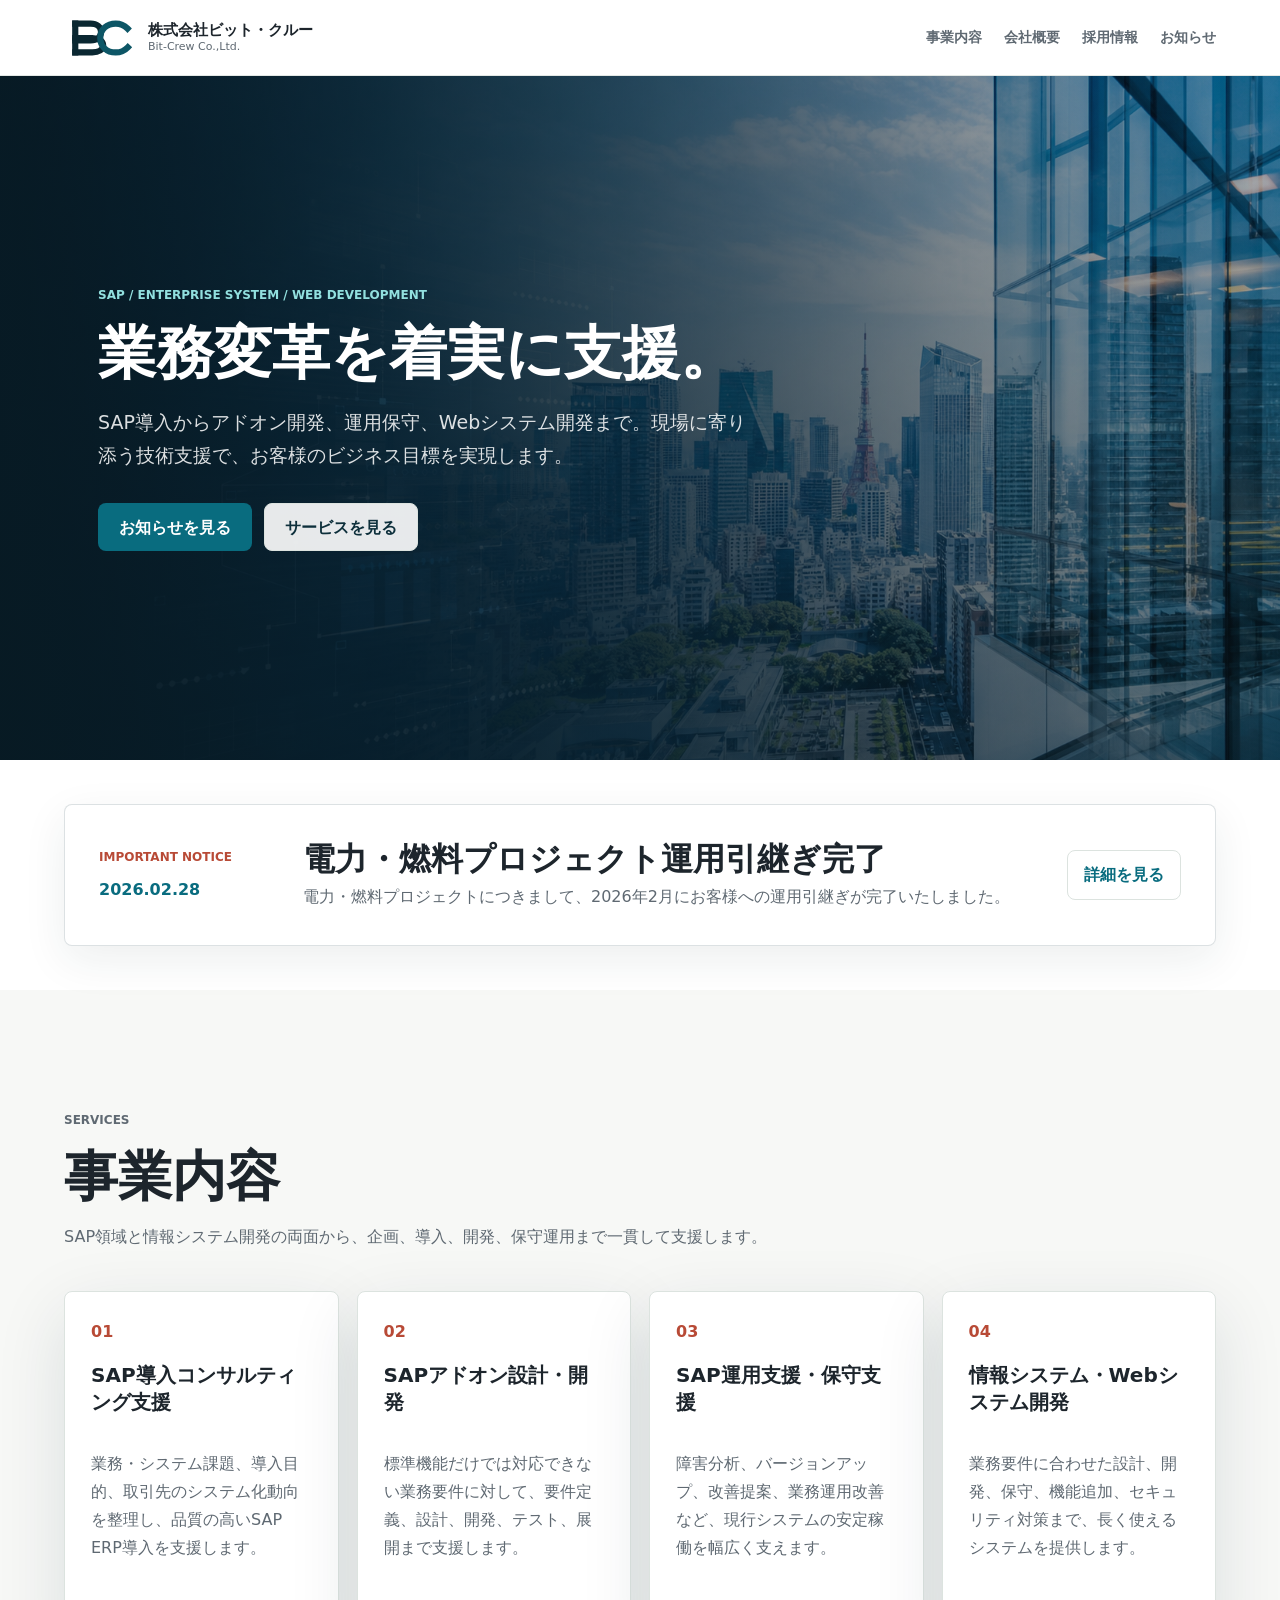
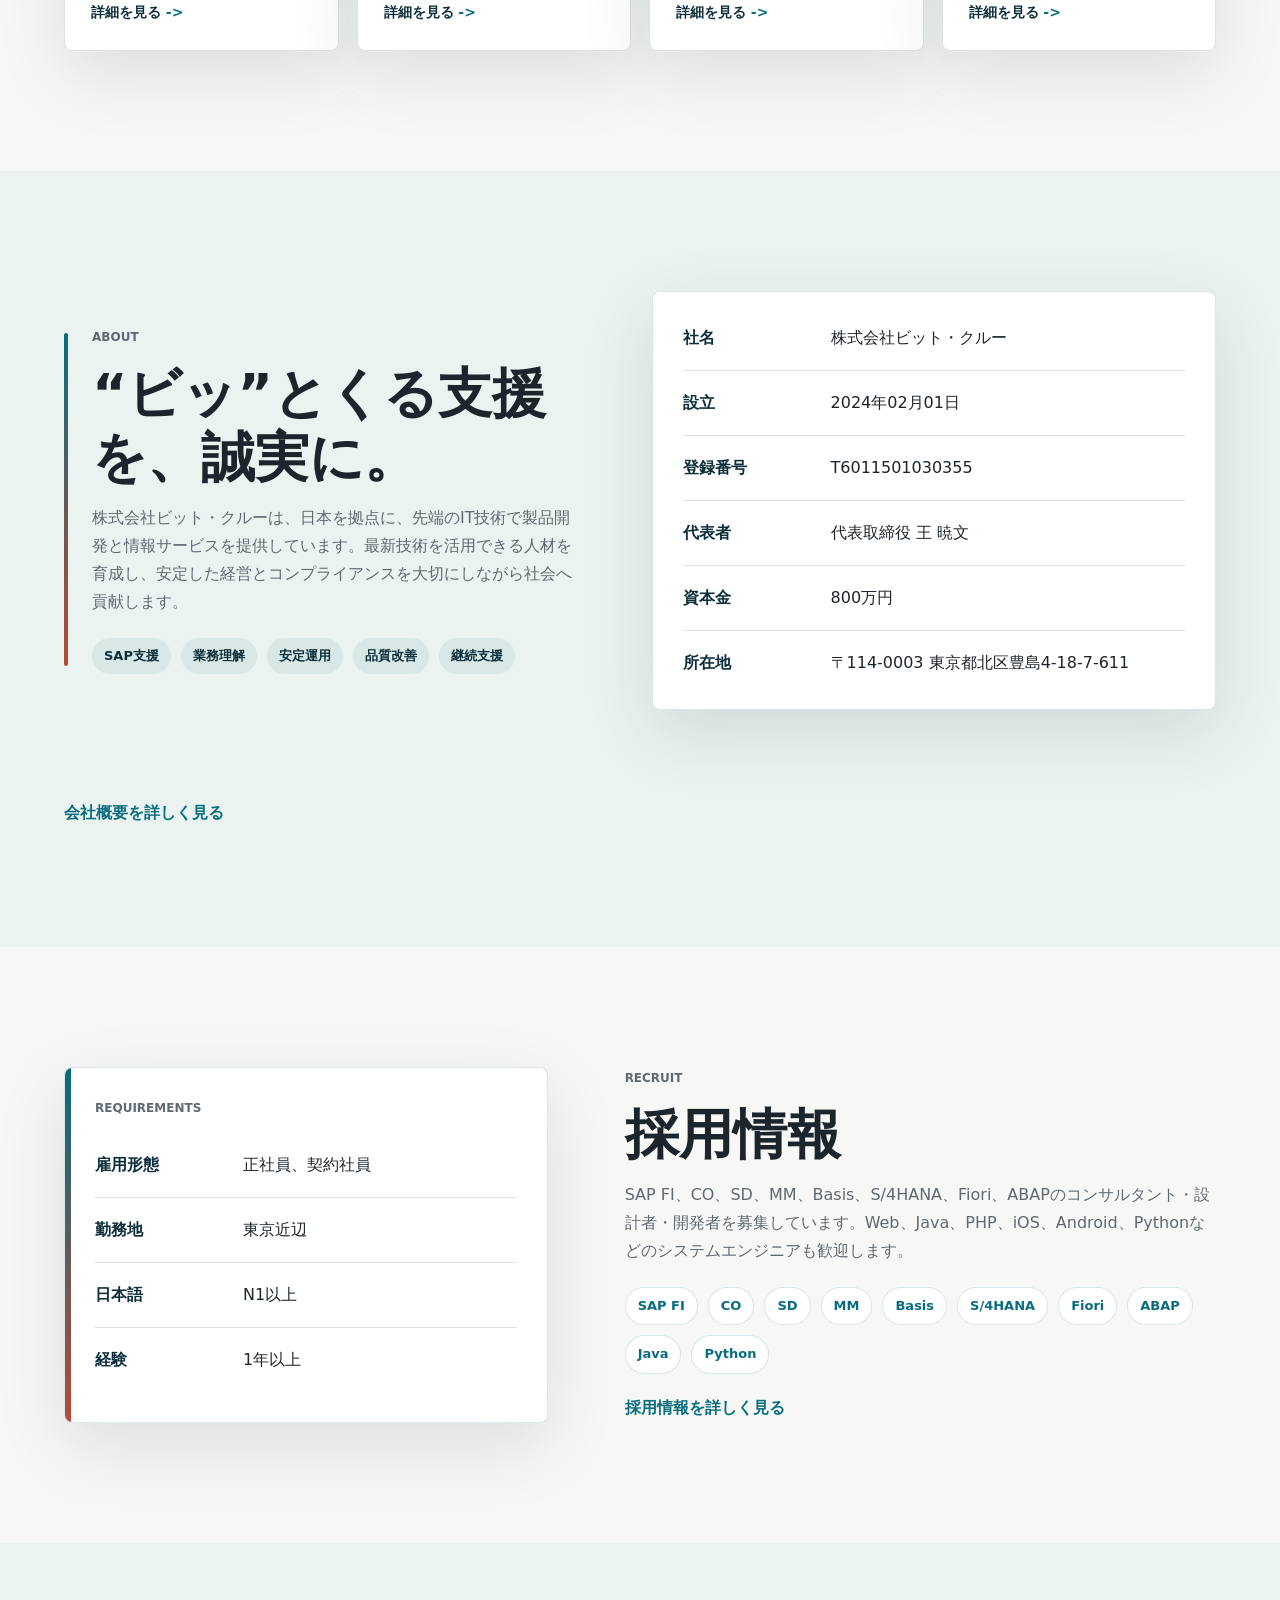
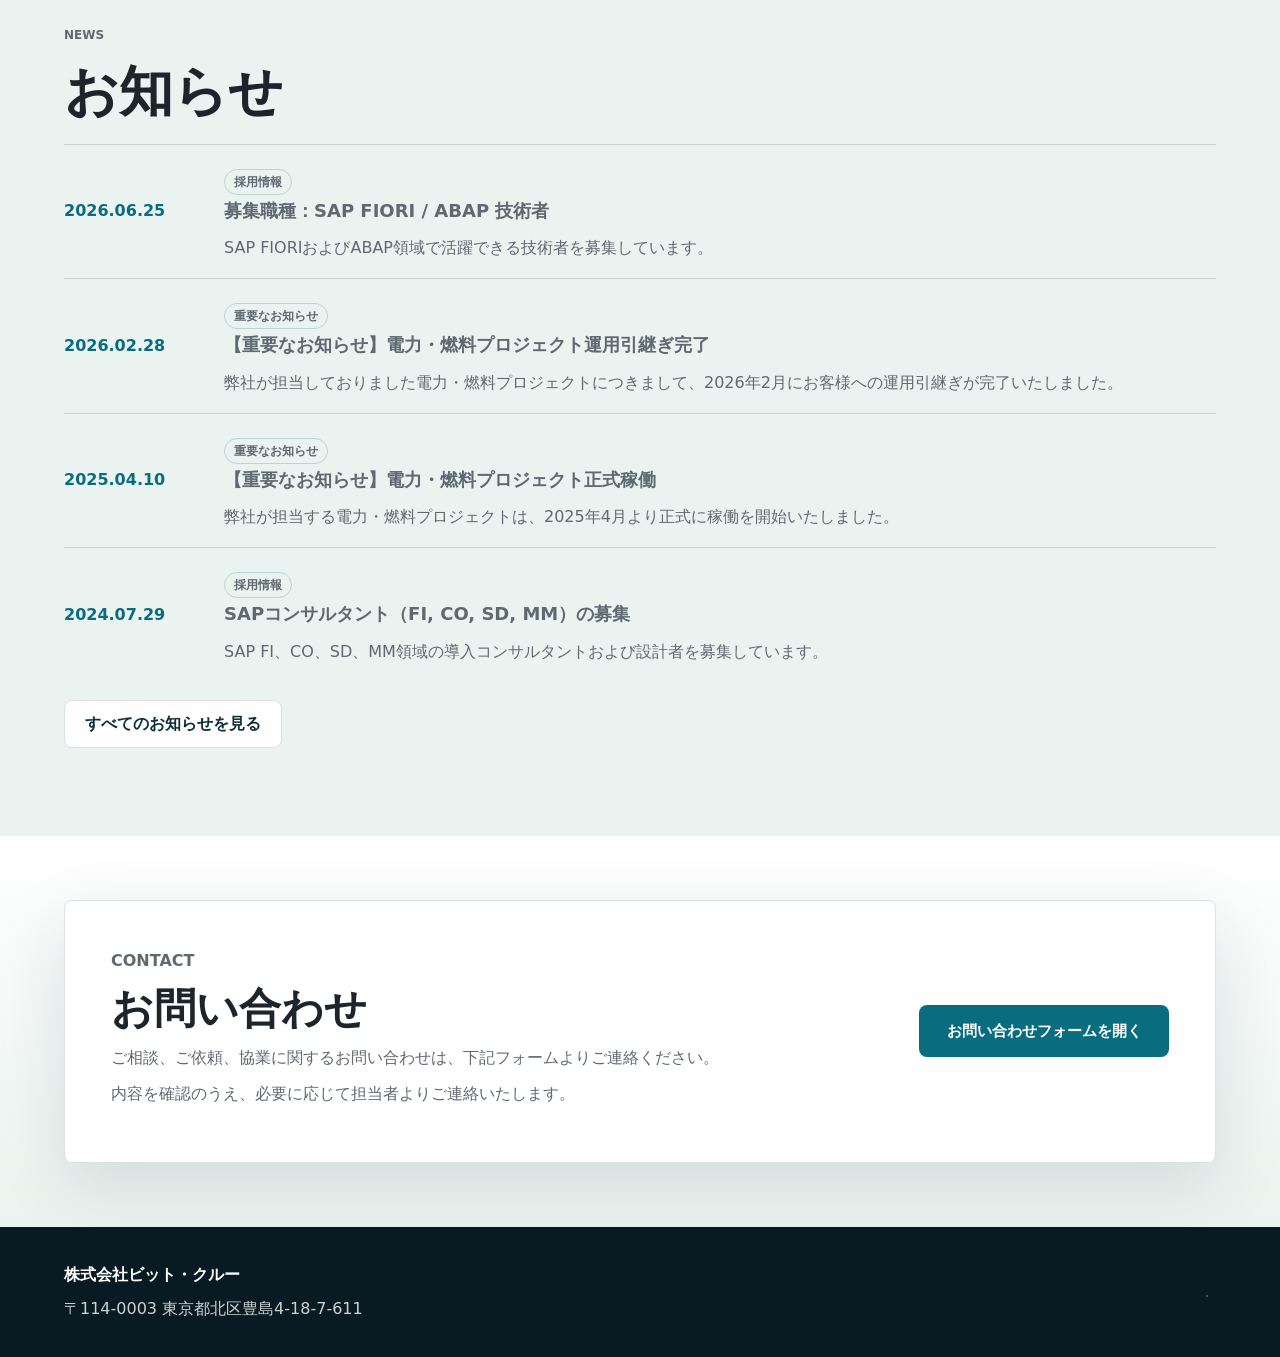
<file: index.html>
<!doctype html>
<html lang="ja">
  <head>
    <meta charset="utf-8">
    <meta name="viewport" content="width=device-width, initial-scale=1">
    <title>株式会社ビット・クルー | SAP導入・アドオン開発・Webシステム開発支援</title>
    <meta name="description" content="株式会社ビット・クルーは、SAP導入、アドオン開発、運用保守、情報システム・Webシステム開発を支援する東京のITサービス企業です。">
    <link rel="canonical" href="https://bit-crew.co.jp/">
    <meta property="og:title" content="株式会社ビット・クルー | SAP・Webシステム開発支援">
    <meta property="og:description" content="SAP導入、アドオン開発、運用保守、情報システム・Webシステム開発まで、現場に寄り添う技術支援で業務変革を支援します。">
    <meta property="og:type" content="website">
    <meta property="og:url" content="https://bit-crew.co.jp/">
    <meta property="og:site_name" content="株式会社ビット・クルー">
    <meta property="og:locale" content="ja_JP">
    <meta property="og:image" content="https://bit-crew.co.jp/assets/hero-enterprise-tech.png">
    <meta name="twitter:card" content="summary_large_image">
    <link rel="icon" href="assets/bit-crew-mark.svg" type="image/svg+xml">
    <link rel="stylesheet" href="styles.css?v=3a43485b2d6e">
    <script type="application/ld+json">
      {
        "@context": "https://schema.org",
        "@type": "Organization",
        "name": "株式会社ビット・クルー",
        "alternateName": "Bit-Crew Co.,Ltd.",
        "url": "https://bit-crew.co.jp/",
        "logo": "https://bit-crew.co.jp/assets/bit-crew-mark.svg",
        "foundingDate": "2024-02-01",
        "taxID": "T6011501030355",
        "address": {
          "@type": "PostalAddress",
          "postalCode": "114-0003",
          "addressRegion": "東京都",
          "addressLocality": "北区",
          "streetAddress": "豊島4-18-7-611",
          "addressCountry": "JP"
        },
        "knowsAbout": [
          "SAP導入支援",
          "SAPアドオン開発",
          "SAP運用保守",
          "ABAP開発",
          "Fiori",
          "情報システム開発",
          "Webシステム開発"
        ]
      }
    </script>
  </head>
  <body>
    <header class="site-header">
      <a class="brand" href="#top" aria-label="株式会社ビット・クルー ホーム">
        <img class="brand-logo" src="assets/bit-crew-mark.svg" alt="">
        <span>
          <strong>株式会社ビット・クルー</strong>
          <small>Bit-Crew Co.,Ltd.</small>
        </span>
      </a>
      <button class="nav-toggle" type="button" aria-label="メニューを開く" aria-expanded="false">
        <span></span>
        <span></span>
      </button>
      <nav class="site-nav" aria-label="メインナビゲーション">
        <a href="services.html">事業内容</a>
        <a href="company.html">会社概要</a>
        <a href="recruit.html">採用情報</a>
        <a href="news.html">お知らせ</a>
      </nav>
    </header>

    <main id="top">
      <section class="hero">
        <div class="hero-media" role="img" aria-label="都市とデジタルネットワークを表現したビジュアル"></div>
        <div class="hero-overlay"></div>
        <div class="hero-content">
          <p class="eyebrow">SAP / Enterprise System / Web Development</p>
          <h1>業務変革を着実に支援。</h1>
          <p class="lead">SAP導入からアドオン開発、運用保守、Webシステム開発まで。現場に寄り添う技術支援で、お客様のビジネス目標を実現します。</p>
          <div class="hero-actions">
            <a class="button primary" href="news.html">お知らせを見る</a>
            <a class="button secondary" href="services.html">サービスを見る</a>
          </div>
        </div>
      </section>

      <section class="notice-section" aria-labelledby="notice-title" data-top-notice>
        <div class="section-inner notice">
          <div class="notice-meta">
            <p class="label" data-top-notice-label>Important Notice</p>
            <time datetime="2025-04-10" data-top-notice-date>2025.04.10</time>
          </div>
          <div class="notice-content">
            <h2 id="notice-title" data-top-notice-title>電力・燃料プロジェクトが正式稼働しました</h2>
            <p data-top-notice-excerpt>弊社が担当する電力・燃料プロジェクトは、2025年4月より正式に稼働を開始いたしました。</p>
          </div>
          <a class="notice-link" href="news.html?id=BnC-AuRR" data-top-notice-link>詳細を見る</a>
        </div>
      </section>

      <section class="section" id="services" aria-labelledby="services-title">
        <div class="section-inner">
          <div class="section-heading">
            <p class="label">Services</p>
            <h2 id="services-title">事業内容</h2>
            <p>SAP領域と情報システム開発の両面から、企画、導入、開発、保守運用まで一貫して支援します。</p>
          </div>
          <div class="service-grid" data-services-list="home">
            <a class="service-card" href="services.html#sap-consulting">
              <span>01</span>
              <h3>SAP導入コンサルティング支援</h3>
              <p>業務・システム課題、導入目的、取引先のシステム化動向を整理し、品質の高いSAP ERP導入を支援します。</p>
              <strong>詳細を見る</strong>
            </a>
            <a class="service-card" href="services.html#sap-addon">
              <span>02</span>
              <h3>SAPアドオン設計・開発</h3>
              <p>標準機能だけでは対応できない業務要件に対して、要件定義、設計、開発、テスト、展開まで支援します。</p>
              <strong>詳細を見る</strong>
            </a>
            <a class="service-card" href="services.html#sap-operation">
              <span>03</span>
              <h3>SAP運用支援・保守支援</h3>
              <p>障害分析、バージョンアップ、改善提案、業務運用改善など、現行システムの安定稼働を幅広く支えます。</p>
              <strong>詳細を見る</strong>
            </a>
            <a class="service-card" href="services.html#web-system">
              <span>04</span>
              <h3>情報システム・Webシステム開発</h3>
              <p>業務要件に合わせた設計、開発、保守、機能追加、セキュリティ対策まで、長く使えるシステムを提供します。</p>
              <strong>詳細を見る</strong>
            </a>
          </div>
        </div>
      </section>

      <section class="section muted" id="about" aria-labelledby="about-title">
        <div class="section-inner split about-layout">
          <div class="about-copy">
            <p class="label">About</p>
            <h2 id="about-title">“ビッ”とくる支援を、誠実に。</h2>
            <p>株式会社ビット・クルーは、日本を拠点に、先端のIT技術で製品開発と情報サービスを提供しています。最新技術を活用できる人材を育成し、安定した経営とコンプライアンスを大切にしながら社会へ貢献します。</p>
            <div class="value-strip" aria-label="経営方針" data-company-values>
              <span>技術力</span>
              <span>安定運用</span>
              <span>継続支援</span>
            </div>
          </div>
          <a class="company-list-link" href="company.html" aria-label="会社概要の詳細ページを見る">
            <dl class="company-list" data-company-profile>
              <div><dt>社名</dt><dd>株式会社ビット・クルー</dd></div>
              <div><dt>設立</dt><dd>2024年02月01日</dd></div>
              <div><dt>登録番号</dt><dd>T6011501030355</dd></div>
              <div><dt>代表者</dt><dd>代表取締役 王 暁文</dd></div>
              <div><dt>資本金</dt><dd>800万円</dd></div>
              <div><dt>所在地</dt><dd>〒114-0003 東京都北区豊島4-18-7-611</dd></div>
            </dl>
          </a>
          <a class="text-link about-more" href="company.html">会社概要を詳しく見る</a>
        </div>
      </section>

      <section class="section" id="recruit" aria-labelledby="recruit-title">
        <div class="section-inner split reverse recruit-layout">
          <a class="recruit-panel recruit-panel-link" href="recruit.html" data-recruit-summary aria-label="採用情報の詳細ページを見る">
            <p class="label">Requirements</p>
            <dl>
              <div><dt>雇用形態</dt><dd>正社員、契約社員</dd></div>
              <div><dt>日本語</dt><dd>N1以上</dd></div>
              <div><dt>経験</dt><dd>1年以上</dd></div>
              <div><dt>勤務地</dt><dd>東京近辺</dd></div>
            </dl>
          </a>
          <div>
            <p class="label">Recruit</p>
            <h2 id="recruit-title">採用情報</h2>
            <p data-recruit-intro>SAP FI、CO、SD、MM、Basis、S/4HANA、Fiori、ABAPのコンサルタント・設計者・開発者を募集しています。Web、Java、PHP、iOS、Android、Pythonなどのシステムエンジニアも歓迎します。</p>
            <div class="skill-tags" aria-label="募集領域" data-recruit-tags>
              <span>SAP FI</span>
              <span>CO</span>
              <span>SD</span>
              <span>MM</span>
              <span>Basis</span>
              <span>S/4HANA</span>
              <span>Fiori</span>
              <span>ABAP</span>
              <span>Java</span>
              <span>Python</span>
            </div>
            <a class="text-link" href="recruit.html">採用情報を詳しく見る</a>
          </div>
        </div>
      </section>

      <section class="section muted" id="news" aria-labelledby="news-title">
        <div class="section-inner">
          <div class="section-heading compact">
            <p class="label">News</p>
            <h2 id="news-title">お知らせ</h2>
          </div>
          <div class="news-list" data-news-list="home">
            <article><time datetime="2025-07-24">2025.07.24</time><h3>募集職種：SAP FIORI / ABAP 技術者</h3></article>
            <article><time datetime="2025-04-10">2025.04.10</time><h3>【重要なお知らせ】電力・燃料プロジェクト正式稼働</h3></article>
            <article><time datetime="2024-07-29">2024.07.29</time><h3>SAPコンサルタント（FI, CO, SD, MM）の募集</h3></article>
          </div>
          <a class="button secondary news-more" href="news.html">すべてのお知らせを見る</a>
        </div>
      </section>

      <section class="section contact-section" id="contact" aria-labelledby="contact-title" data-contact-section>
        <div class="section-inner contact-panel">
          <div>
            <p class="label">Contact</p>
            <h2 id="contact-title" data-contact-title>お問い合わせ</h2>
            <p data-contact-lead>ご相談、ご依頼、協業に関するお問い合わせは、下記フォームよりご連絡ください。</p>
            <p class="contact-note" data-contact-note>内容を確認のうえ、必要に応じて担当者よりご連絡いたします。</p>
          </div>
          <a class="button primary contact-button" href="https://forms.gle/HfuAFounYSiFY7YG7" target="_blank" rel="noopener" data-contact-link>お問い合わせフォームを開く</a>
        </div>
      </section>
    </main>

    <footer class="site-footer">
      <div>
        <strong>株式会社ビット・クルー</strong>
        <p>〒114-0003 東京都北区豊島4-18-7-611</p>
      </div>
      <div class="footer-links">
        <a class="footer-admin-link" href="admin/index.html" aria-label="管理画面">.</a>
      </div>
    </footer>

    <script src="script.js?v=e272fb724c0c"></script>
  </body>
</html>
</file>
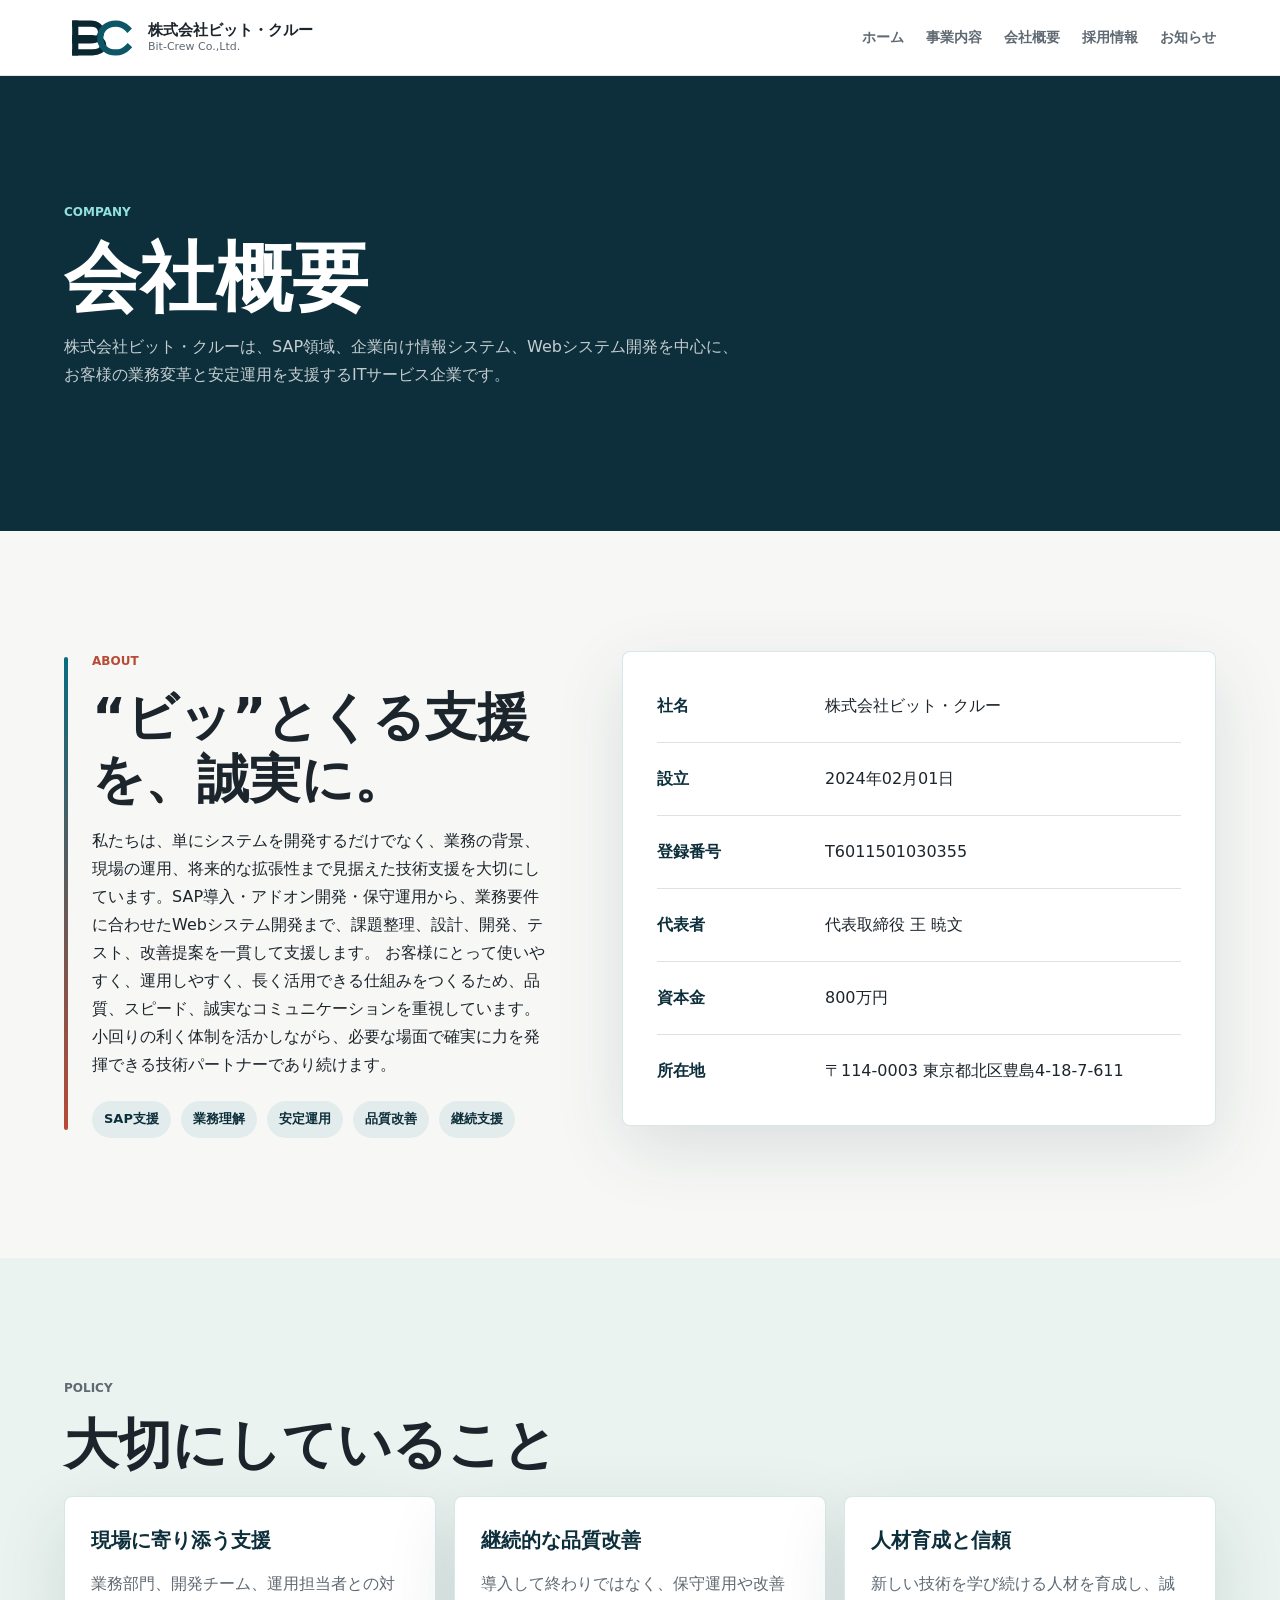
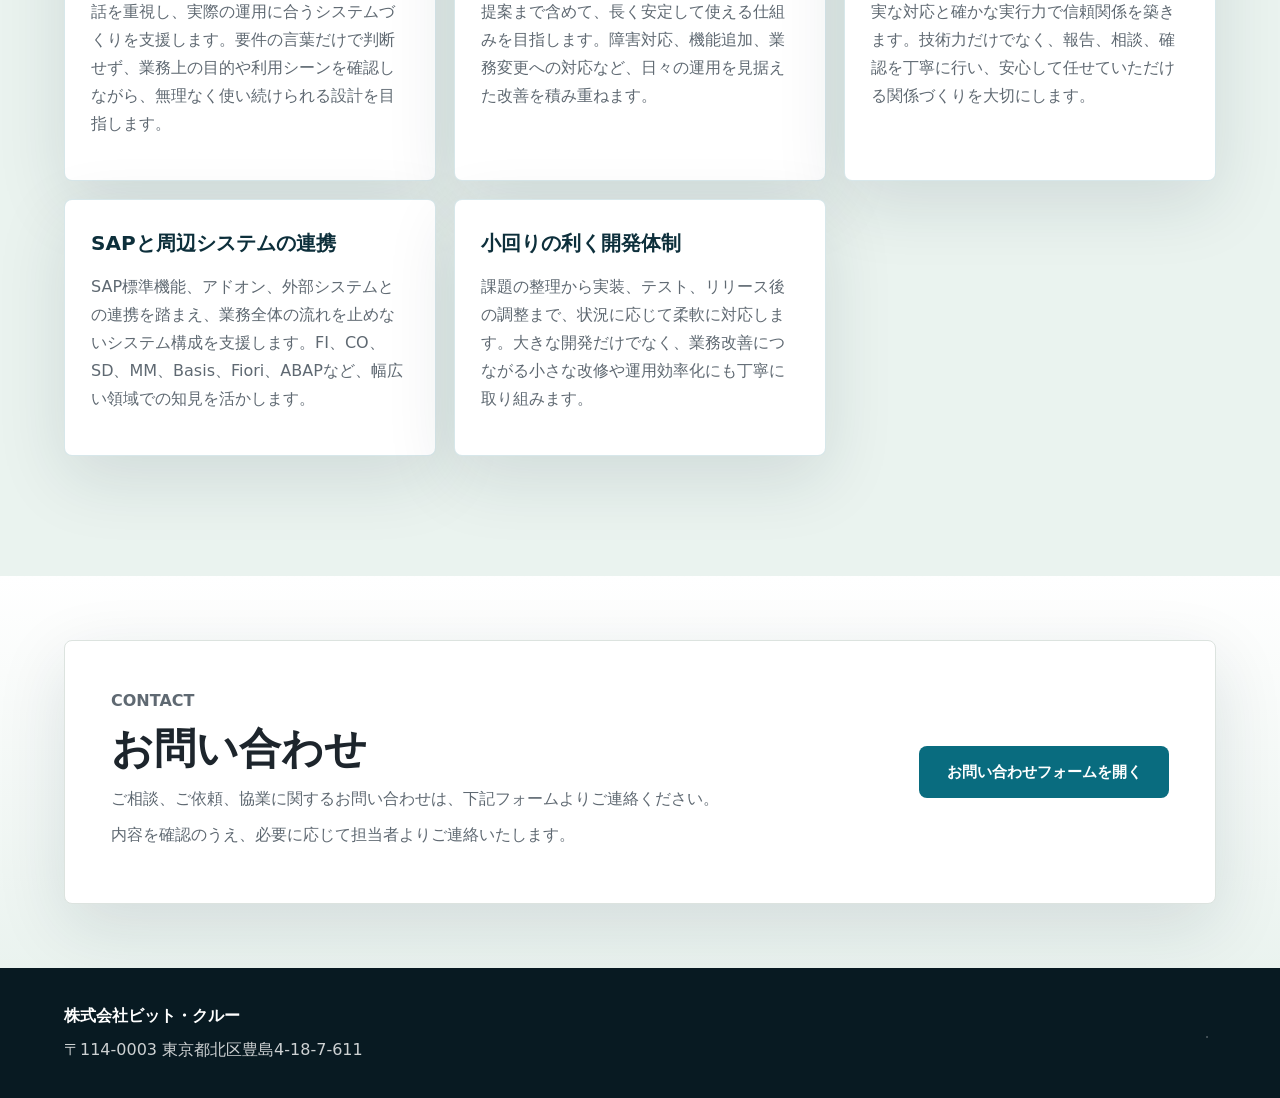
<file: company.html>
<!doctype html>
<html lang="ja">
  <head>
    <meta charset="utf-8">
    <meta name="viewport" content="width=device-width, initial-scale=1">
    <title>会社概要 | 株式会社ビット・クルー</title>
    <meta name="description" content="株式会社ビット・クルーの会社概要、所在地、設立日、登録番号、経営方針を紹介します。SAP領域と情報システム開発を支援するITサービス企業です。">
    <link rel="canonical" href="https://bit-crew.co.jp/company.html">
    <meta property="og:title" content="会社概要 | 株式会社ビット・クルー">
    <meta property="og:description" content="株式会社ビット・クルーの基本情報、所在地、設立日、登録番号、経営方針を紹介します。">
    <meta property="og:type" content="website">
    <meta property="og:url" content="https://bit-crew.co.jp/company.html">
    <meta property="og:site_name" content="株式会社ビット・クルー">
    <meta property="og:locale" content="ja_JP">
    <meta property="og:image" content="https://bit-crew.co.jp/assets/hero-enterprise-tech.png">
    <meta name="twitter:card" content="summary_large_image">
    <link rel="icon" href="assets/bit-crew-mark.svg" type="image/svg+xml">
    <link rel="stylesheet" href="styles.css?v=3a43485b2d6e">
  </head>
  <body>
    <header class="site-header">
      <a class="brand" href="index.html" aria-label="株式会社ビット・クルー ホーム">
        <img class="brand-logo" src="assets/bit-crew-mark.svg" alt="">
        <span>
          <strong>株式会社ビット・クルー</strong>
          <small>Bit-Crew Co.,Ltd.</small>
        </span>
      </a>
      <button class="nav-toggle" type="button" aria-label="メニューを開く" aria-expanded="false">
        <span></span>
        <span></span>
      </button>
      <nav class="site-nav" aria-label="メインナビゲーション">
        <a href="index.html">ホーム</a>
        <a href="services.html">事業内容</a>
        <a href="company.html">会社概要</a>
        <a href="recruit.html">採用情報</a>
        <a href="news.html">お知らせ</a>
      </nav>
    </header>

    <main>
      <section class="page-hero company-page-hero">
        <div class="section-inner">
          <p class="label">Company</p>
          <h1 data-company-headline>会社概要</h1>
          <p data-company-lead>株式会社ビット・クルーは、日本を拠点に、SAP領域と情報システム開発の両面から企業の業務変革を支援しています。</p>
        </div>
      </section>

      <section class="section company-detail-section">
        <div class="section-inner company-detail-grid">
          <div class="company-message">
            <p class="label">About</p>
            <h2>“ビッ”とくる支援を、誠実に。</h2>
            <p data-company-intro>先端のIT技術で製品開発と情報サービスを提供し、最新技術を活用できる人材を育成します。安定した経営とコンプライアンスを大切にしながら、長く信頼される技術支援を行います。</p>
            <div class="value-strip" aria-label="経営方針" data-company-values>
              <span>技術力</span>
              <span>安定運用</span>
              <span>継続支援</span>
            </div>
          </div>

          <dl class="company-list company-list-large" data-company-profile>
            <div><dt>社名</dt><dd>株式会社ビット・クルー</dd></div>
            <div><dt>設立</dt><dd>2024年02月01日</dd></div>
            <div><dt>登録番号</dt><dd>T6011501030355</dd></div>
            <div><dt>代表者</dt><dd>代表取締役 王 暁文</dd></div>
            <div><dt>資本金</dt><dd>800万円</dd></div>
            <div><dt>所在地</dt><dd>〒114-0003 東京都北区豊島4-18-7-611</dd></div>
          </dl>
        </div>
      </section>

      <section class="section muted">
        <div class="section-inner">
          <div class="section-heading compact">
            <p class="label">Policy</p>
            <h2>大切にしていること</h2>
          </div>
          <div class="company-policy-grid" data-company-policy>
            <article>
              <h3>現場に寄り添う支援</h3>
              <p>業務部門、開発チーム、運用担当者との対話を重視し、実際の運用に合うシステムづくりを支援します。</p>
            </article>
            <article>
              <h3>継続的な品質改善</h3>
              <p>導入して終わりではなく、保守運用や改善提案まで含めて、長く安定して使える仕組みを目指します。</p>
            </article>
            <article>
              <h3>人材育成と信頼</h3>
              <p>新しい技術を学び続ける人材を育成し、誠実な対応と確かな実行力で信頼関係を築きます。</p>
            </article>
          </div>
        </div>
      </section>

      <section class="section contact-section" aria-labelledby="contact-title" data-contact-section>
        <div class="section-inner contact-panel">
          <div>
            <p class="label">Contact</p>
            <h2 id="contact-title" data-contact-title>お問い合わせ</h2>
            <p data-contact-lead>ご相談、ご依頼、協業に関するお問い合わせは、下記フォームよりご連絡ください。</p>
            <p class="contact-note" data-contact-note>内容を確認のうえ、必要に応じて担当者よりご連絡いたします。</p>
          </div>
          <a class="button primary contact-button" href="https://forms.gle/HfuAFounYSiFY7YG7" target="_blank" rel="noopener" data-contact-link>お問い合わせフォームを開く</a>
        </div>
      </section>
    </main>

    <footer class="site-footer">
      <div>
        <strong>株式会社ビット・クルー</strong>
        <p>〒114-0003 東京都北区豊島4-18-7-611</p>
      </div>
      <div class="footer-links">
        <a class="footer-admin-link" href="admin/index.html" aria-label="管理画面">.</a>
      </div>
    </footer>

    <script src="script.js?v=e272fb724c0c"></script>
  </body>
</html>
</file>
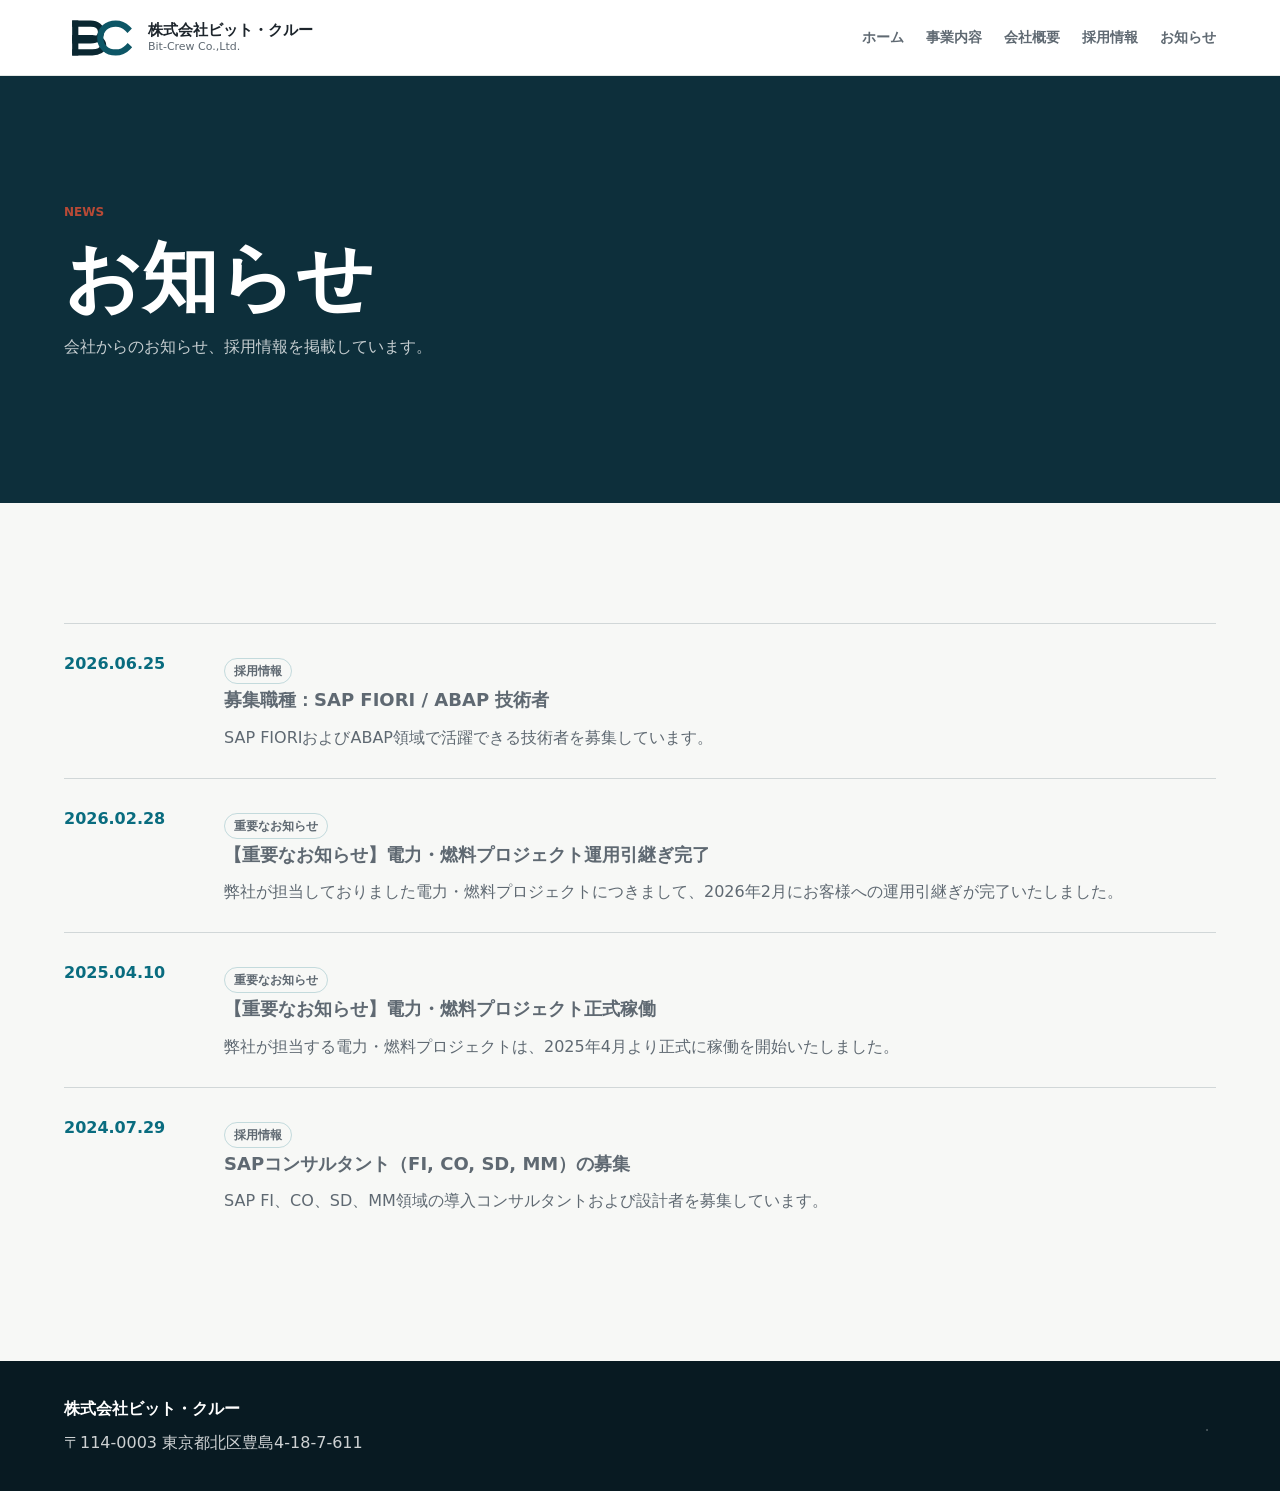
<file: news.html>
<!doctype html>
<html lang="ja">
  <head>
    <meta charset="utf-8">
    <meta name="viewport" content="width=device-width, initial-scale=1">
    <title>お知らせ | 株式会社ビット・クルー</title>
    <meta name="description" content="株式会社ビット・クルーのお知らせ、プロジェクト情報、採用情報を掲載しています。SAP支援、情報システム開発、Webシステム開発に関する最新情報をご確認ください。">
    <link rel="canonical" href="https://bit-crew.co.jp/news.html">
    <meta property="og:title" content="お知らせ | 株式会社ビット・クルー">
    <meta property="og:description" content="株式会社ビット・クルーのお知らせ、プロジェクト情報、採用情報を掲載しています。">
    <meta property="og:type" content="website">
    <meta property="og:url" content="https://bit-crew.co.jp/news.html">
    <meta property="og:site_name" content="株式会社ビット・クルー">
    <meta property="og:locale" content="ja_JP">
    <meta property="og:image" content="https://bit-crew.co.jp/assets/hero-enterprise-tech.png">
    <meta name="twitter:card" content="summary_large_image">
    <link rel="icon" href="assets/bit-crew-mark.svg" type="image/svg+xml">
    <link rel="stylesheet" href="styles.css?v=3a43485b2d6e">
  </head>
  <body>
    <header class="site-header">
      <a class="brand" href="index.html" aria-label="株式会社ビット・クルー ホーム">
        <img class="brand-logo" src="assets/bit-crew-mark.svg" alt="">
        <span>
          <strong>株式会社ビット・クルー</strong>
          <small>Bit-Crew Co.,Ltd.</small>
        </span>
      </a>
      <button class="nav-toggle" type="button" aria-label="メニューを開く" aria-expanded="false">
        <span></span>
        <span></span>
      </button>
      <nav class="site-nav" aria-label="メインナビゲーション">
        <a href="index.html">ホーム</a>
        <a href="services.html">事業内容</a>
        <a href="company.html">会社概要</a>
        <a href="recruit.html">採用情報</a>
        <a href="news.html">お知らせ</a>
      </nav>
    </header>

    <main>
      <section class="page-hero">
        <div class="section-inner">
          <p class="label">News</p>
          <h1>お知らせ</h1>
          <p>会社からのお知らせ、採用情報を掲載しています。</p>
        </div>
      </section>

      <section class="section">
        <div class="section-inner">
          <div data-news-detail class="news-detail"></div>
          <div data-news-list="all" class="news-list news-list-page"></div>
        </div>
      </section>
    </main>

    <footer class="site-footer">
      <div>
        <strong>株式会社ビット・クルー</strong>
        <p>〒114-0003 東京都北区豊島4-18-7-611</p>
      </div>
      <div class="footer-links">
        <a class="footer-admin-link" href="admin/index.html" aria-label="管理画面">.</a>
      </div>
    </footer>

    <script src="script.js?v=e272fb724c0c"></script>
  </body>
</html>
</file>
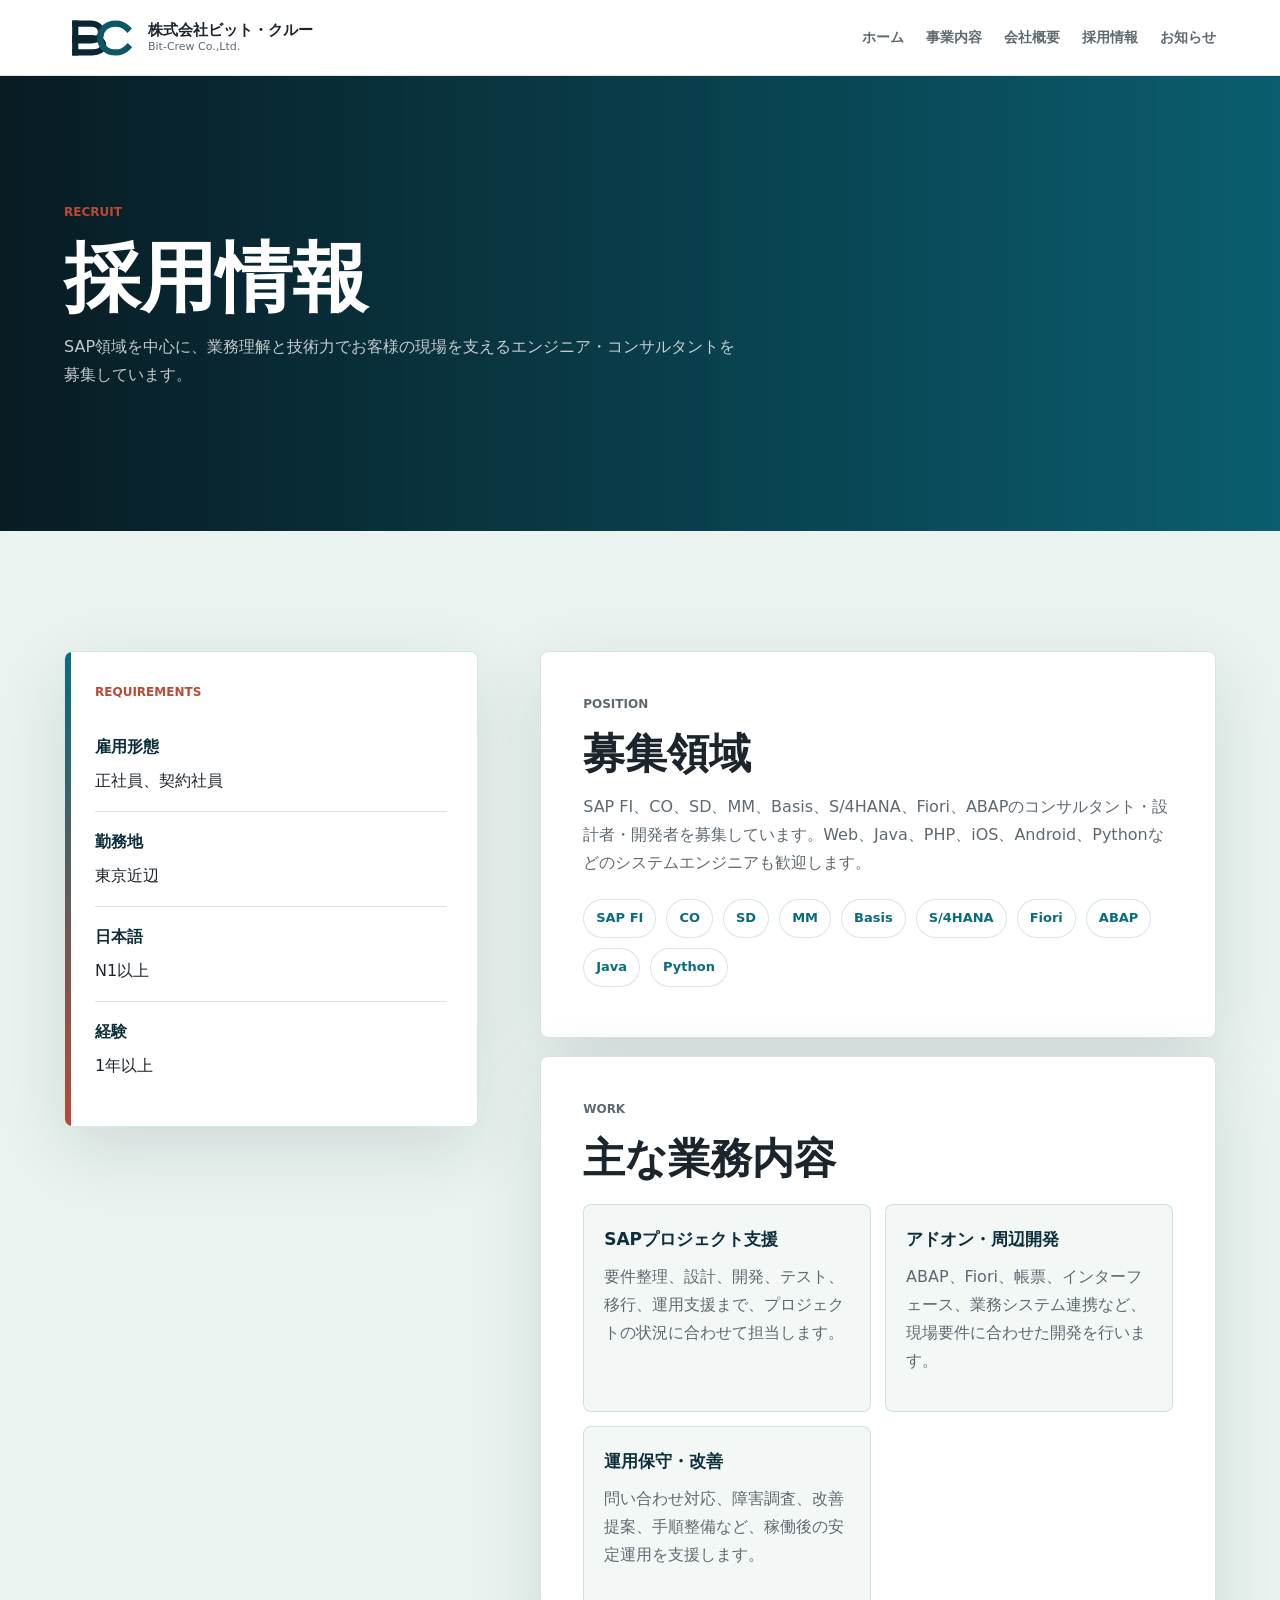
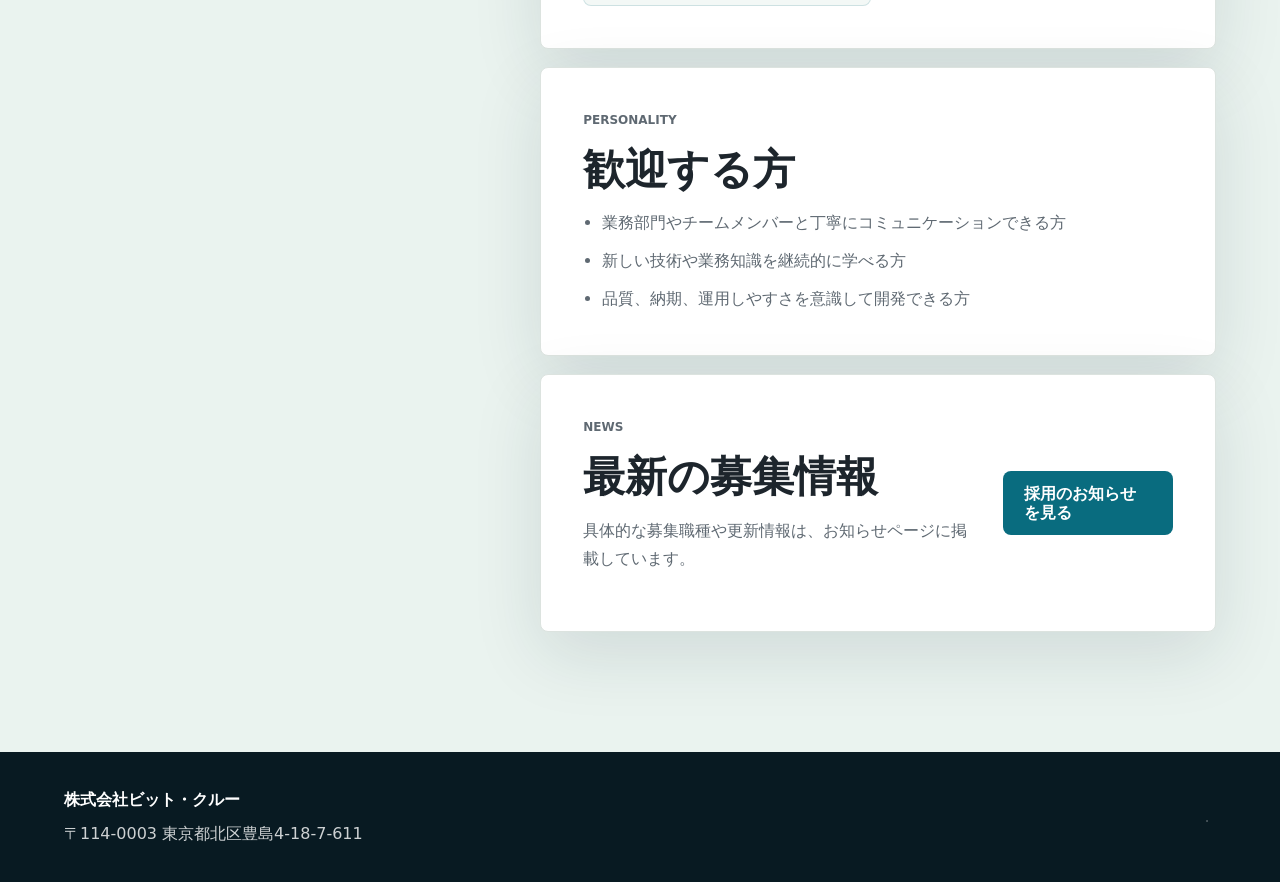
<file: recruit.html>
<!doctype html>
<html lang="ja">
  <head>
    <meta charset="utf-8">
    <meta name="viewport" content="width=device-width, initial-scale=1">
    <title>採用情報 | SAP・ABAP・Webシステム開発エンジニア募集 | 株式会社ビット・クルー</title>
    <meta name="description" content="株式会社ビット・クルーの採用情報。SAP FI、CO、SD、MM、Basis、Fiori、ABAP、Webシステム開発などのエンジニア・コンサルタントを募集しています。">
    <link rel="canonical" href="https://bit-crew.co.jp/recruit.html">
    <meta property="og:title" content="採用情報 | 株式会社ビット・クルー">
    <meta property="og:description" content="SAP、ABAP、Fiori、Webシステム開発などのエンジニア・コンサルタントを募集しています。">
    <meta property="og:type" content="website">
    <meta property="og:url" content="https://bit-crew.co.jp/recruit.html">
    <meta property="og:site_name" content="株式会社ビット・クルー">
    <meta property="og:locale" content="ja_JP">
    <meta property="og:image" content="https://bit-crew.co.jp/assets/hero-enterprise-tech.png">
    <meta name="twitter:card" content="summary_large_image">
    <link rel="icon" href="assets/bit-crew-mark.svg" type="image/svg+xml">
    <link rel="stylesheet" href="styles.css?v=3a43485b2d6e">
  </head>
  <body>
    <header class="site-header">
      <a class="brand" href="index.html" aria-label="株式会社ビット・クルー ホーム">
        <img class="brand-logo" src="assets/bit-crew-mark.svg" alt="">
        <span>
          <strong>株式会社ビット・クルー</strong>
          <small>Bit-Crew Co.,Ltd.</small>
        </span>
      </a>
      <button class="nav-toggle" type="button" aria-label="メニューを開く" aria-expanded="false">
        <span></span>
        <span></span>
      </button>
      <nav class="site-nav" aria-label="メインナビゲーション">
        <a href="index.html">ホーム</a>
        <a href="services.html">事業内容</a>
        <a href="company.html">会社概要</a>
        <a href="recruit.html">採用情報</a>
        <a href="news.html">お知らせ</a>
      </nav>
    </header>

    <main>
      <section class="page-hero recruit-page-hero">
        <div class="section-inner">
          <p class="label">Recruit</p>
          <h1>採用情報</h1>
          <p>SAP領域を中心に、業務理解と技術力でお客様の現場を支えるエンジニア・コンサルタントを募集しています。</p>
        </div>
      </section>

      <section class="section recruit-detail-section">
        <div class="section-inner recruit-detail-grid">
          <aside class="recruit-summary" data-recruit-summary>
            <p class="label">Requirements</p>
            <dl>
              <div><dt>雇用形態</dt><dd>正社員、契約社員</dd></div>
              <div><dt>勤務地</dt><dd>東京近辺</dd></div>
              <div><dt>日本語</dt><dd>N1以上</dd></div>
              <div><dt>経験</dt><dd>1年以上</dd></div>
            </dl>
          </aside>

          <div class="recruit-detail-main">
            <section class="recruit-block">
              <p class="label">Position</p>
              <h2>募集領域</h2>
              <p data-recruit-intro>SAP FI、CO、SD、MM、Basis、S/4HANA、Fiori、ABAPのコンサルタント、設計者、開発者を募集しています。Web、Java、PHP、iOS、Android、Pythonなどのシステムエンジニアも歓迎します。</p>
              <div class="skill-tags" aria-label="募集領域" data-recruit-tags>
                <span>SAP FI</span>
                <span>CO</span>
                <span>SD</span>
                <span>MM</span>
                <span>Basis</span>
                <span>S/4HANA</span>
                <span>Fiori</span>
                <span>ABAP</span>
                <span>Java</span>
                <span>Python</span>
              </div>
            </section>

            <section class="recruit-block">
              <p class="label">Work</p>
              <h2>主な業務内容</h2>
              <div class="recruit-work-grid" data-recruit-work>
                <article>
                  <h3>SAPプロジェクト支援</h3>
                  <p>要件整理、設計、開発、テスト、移行、運用支援まで、プロジェクトの状況に合わせて担当します。</p>
                </article>
                <article>
                  <h3>アドオン・周辺開発</h3>
                  <p>ABAP、Fiori、帳票、インターフェース、業務システム連携など、現場要件に合わせた開発を行います。</p>
                </article>
                <article>
                  <h3>運用保守・改善</h3>
                  <p>問い合わせ対応、障害調査、改善提案、手順整備など、稼働後の安定運用を支援します。</p>
                </article>
              </div>
            </section>

            <section class="recruit-block">
              <p class="label">Personality</p>
              <h2>歓迎する方</h2>
              <ul class="recruit-points" data-recruit-points>
                <li>業務部門やチームメンバーと丁寧にコミュニケーションできる方</li>
                <li>新しい技術や業務知識を継続的に学べる方</li>
                <li>品質、納期、運用しやすさを意識して開発できる方</li>
              </ul>
            </section>

            <section class="recruit-cta">
              <div>
                <p class="label">News</p>
                <h2>最新の募集情報</h2>
                <p>具体的な募集職種や更新情報は、お知らせページに掲載しています。</p>
              </div>
              <a class="button primary" href="news.html">採用のお知らせを見る</a>
            </section>
          </div>
        </div>
      </section>
    </main>

    <footer class="site-footer">
      <div>
        <strong>株式会社ビット・クルー</strong>
        <p>〒114-0003 東京都北区豊島4-18-7-611</p>
      </div>
      <div class="footer-links">
        <a class="footer-admin-link" href="admin/index.html" aria-label="管理画面">.</a>
      </div>
    </footer>

    <script src="script.js?v=e272fb724c0c"></script>
  </body>
</html>
</file>
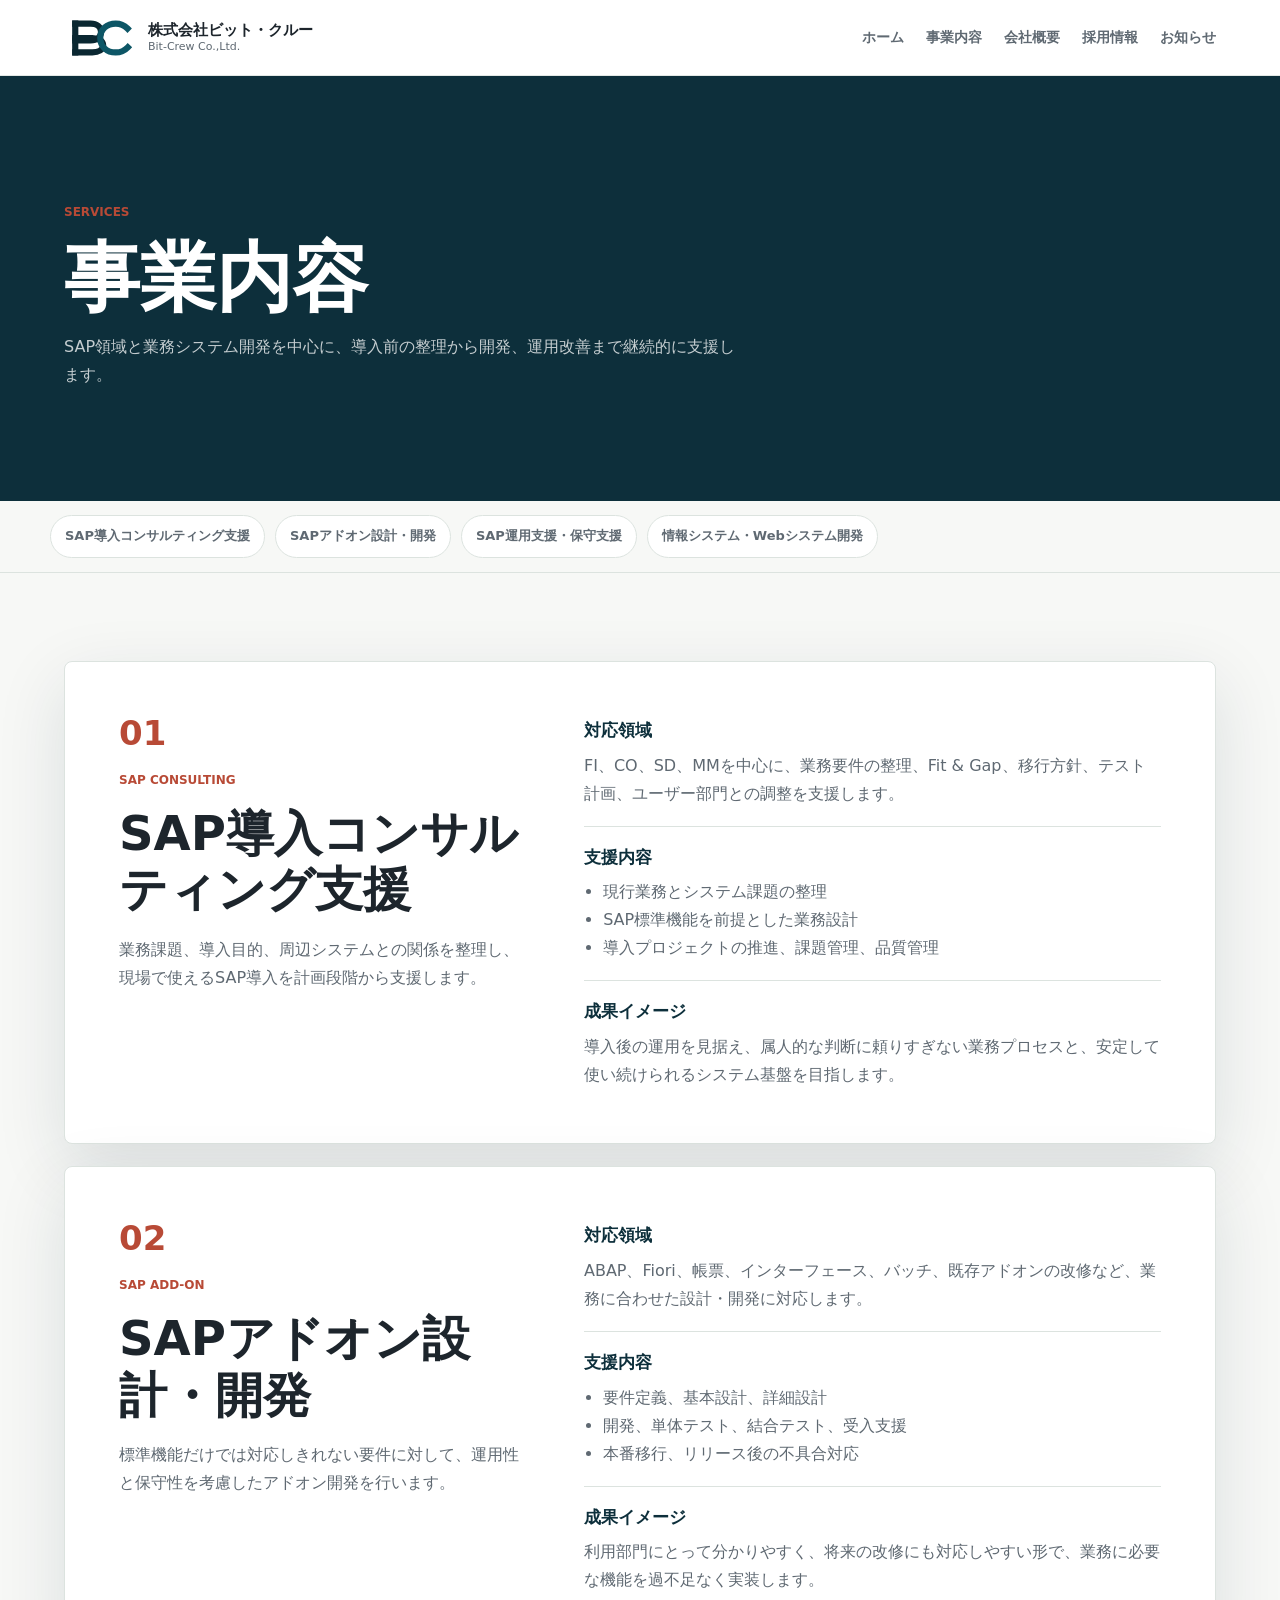
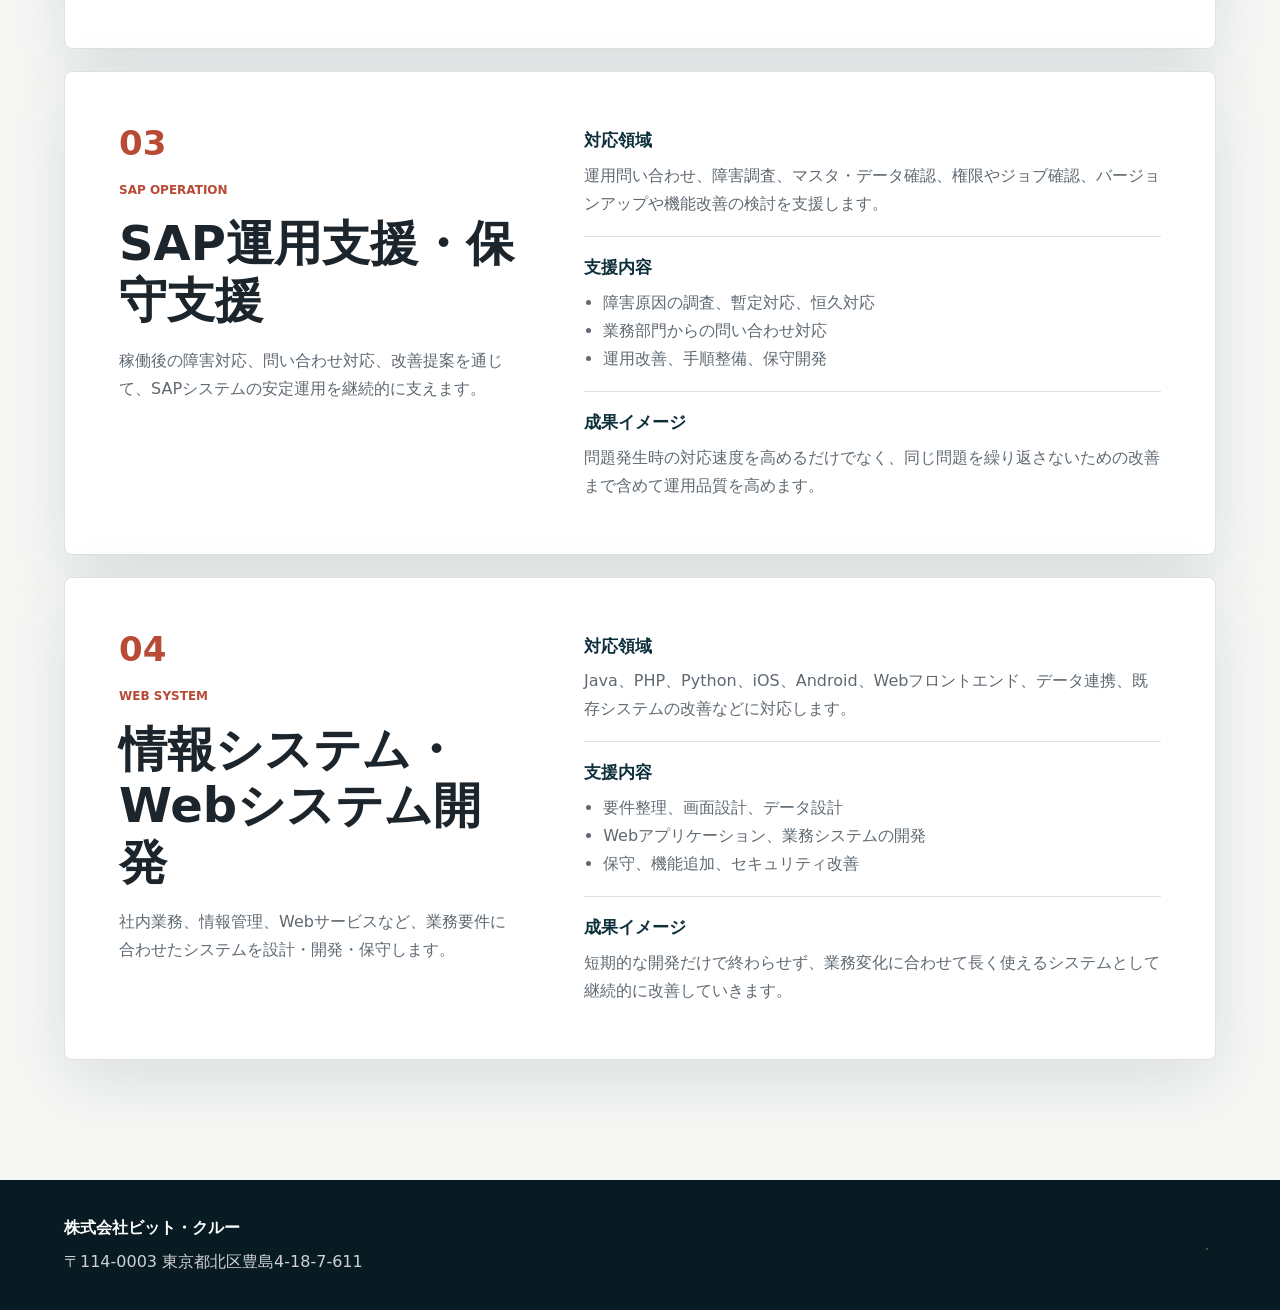
<file: services.html>
<!doctype html>
<html lang="ja">
  <head>
    <meta charset="utf-8">
    <meta name="viewport" content="width=device-width, initial-scale=1">
    <title>事業内容 | SAP導入・アドオン開発・Webシステム開発 | 株式会社ビット・クルー</title>
    <meta name="description" content="SAP導入コンサルティング、SAPアドオン設計・開発、運用保守、情報システム・Webシステム開発を一貫して支援します。">
    <link rel="canonical" href="https://bit-crew.co.jp/services.html">
    <meta property="og:title" content="事業内容 | 株式会社ビット・クルー">
    <meta property="og:description" content="SAP導入、アドオン開発、運用保守、情報システム・Webシステム開発の支援内容を紹介します。">
    <meta property="og:type" content="website">
    <meta property="og:url" content="https://bit-crew.co.jp/services.html">
    <meta property="og:site_name" content="株式会社ビット・クルー">
    <meta property="og:locale" content="ja_JP">
    <meta property="og:image" content="https://bit-crew.co.jp/assets/hero-enterprise-tech.png">
    <meta name="twitter:card" content="summary_large_image">
    <link rel="icon" href="assets/bit-crew-mark.svg" type="image/svg+xml">
    <link rel="stylesheet" href="styles.css?v=3a43485b2d6e">
  </head>
  <body>
    <header class="site-header">
      <a class="brand" href="index.html" aria-label="株式会社ビット・クルー ホーム">
        <img class="brand-logo" src="assets/bit-crew-mark.svg" alt="">
        <span>
          <strong>株式会社ビット・クルー</strong>
          <small>Bit-Crew Co.,Ltd.</small>
        </span>
      </a>
      <button class="nav-toggle" type="button" aria-label="メニューを開く" aria-expanded="false">
        <span></span>
        <span></span>
      </button>
      <nav class="site-nav" aria-label="メインナビゲーション">
        <a href="index.html">ホーム</a>
        <a href="services.html">事業内容</a>
        <a href="company.html">会社概要</a>
        <a href="recruit.html">採用情報</a>
        <a href="news.html">お知らせ</a>
      </nav>
    </header>

    <main>
      <section class="page-hero service-page-hero">
        <div class="section-inner">
          <p class="label">Services</p>
          <h1>事業内容</h1>
          <p>SAP領域と業務システム開発を中心に、導入前の整理から開発、運用改善まで継続的に支援します。</p>
        </div>
      </section>

      <section class="service-nav-band" aria-label="サービス一覧">
        <div class="section-inner service-jump" data-services-jump>
          <a href="#sap-consulting">SAP導入</a>
          <a href="#sap-addon">アドオン開発</a>
          <a href="#sap-operation">運用保守</a>
          <a href="#web-system">Web・業務システム</a>
        </div>
      </section>

      <section class="section service-detail-section">
        <div class="section-inner service-detail-list" data-services-detail>
          <article class="service-detail" id="sap-consulting">
            <div class="service-detail-head">
              <span>01</span>
              <p class="label">SAP Consulting</p>
              <h2>SAP導入コンサルティング支援</h2>
              <p>業務課題、導入目的、周辺システムとの関係を整理し、現場で使えるSAP導入を計画段階から支援します。</p>
            </div>
            <div class="service-detail-body">
              <div>
                <h3>対応領域</h3>
                <p>FI、CO、SD、MMを中心に、業務要件の整理、Fit & Gap、移行方針、テスト計画、ユーザー部門との調整を支援します。</p>
              </div>
              <div>
                <h3>支援内容</h3>
                <ul>
                  <li>現行業務とシステム課題の整理</li>
                  <li>SAP標準機能を前提とした業務設計</li>
                  <li>導入プロジェクトの推進、課題管理、品質管理</li>
                </ul>
              </div>
              <div>
                <h3>成果イメージ</h3>
                <p>導入後の運用を見据え、属人的な判断に頼りすぎない業務プロセスと、安定して使い続けられるシステム基盤を目指します。</p>
              </div>
            </div>
          </article>

          <article class="service-detail" id="sap-addon">
            <div class="service-detail-head">
              <span>02</span>
              <p class="label">SAP Add-on</p>
              <h2>SAPアドオン設計・開発</h2>
              <p>標準機能だけでは対応しきれない要件に対して、運用性と保守性を考慮したアドオン開発を行います。</p>
            </div>
            <div class="service-detail-body">
              <div>
                <h3>対応領域</h3>
                <p>ABAP、Fiori、帳票、インターフェース、バッチ、既存アドオンの改修など、業務に合わせた設計・開発に対応します。</p>
              </div>
              <div>
                <h3>支援内容</h3>
                <ul>
                  <li>要件定義、基本設計、詳細設計</li>
                  <li>開発、単体テスト、結合テスト、受入支援</li>
                  <li>本番移行、リリース後の不具合対応</li>
                </ul>
              </div>
              <div>
                <h3>成果イメージ</h3>
                <p>利用部門にとって分かりやすく、将来の改修にも対応しやすい形で、業務に必要な機能を過不足なく実装します。</p>
              </div>
            </div>
          </article>

          <article class="service-detail" id="sap-operation">
            <div class="service-detail-head">
              <span>03</span>
              <p class="label">SAP Operation</p>
              <h2>SAP運用支援・保守支援</h2>
              <p>稼働後の障害対応、問い合わせ対応、改善提案を通じて、SAPシステムの安定運用を継続的に支えます。</p>
            </div>
            <div class="service-detail-body">
              <div>
                <h3>対応領域</h3>
                <p>運用問い合わせ、障害調査、マスタ・データ確認、権限やジョブ確認、バージョンアップや機能改善の検討を支援します。</p>
              </div>
              <div>
                <h3>支援内容</h3>
                <ul>
                  <li>障害原因の調査、暫定対応、恒久対応</li>
                  <li>業務部門からの問い合わせ対応</li>
                  <li>運用改善、手順整備、保守開発</li>
                </ul>
              </div>
              <div>
                <h3>成果イメージ</h3>
                <p>問題発生時の対応速度を高めるだけでなく、同じ問題を繰り返さないための改善まで含めて運用品質を高めます。</p>
              </div>
            </div>
          </article>

          <article class="service-detail" id="web-system">
            <div class="service-detail-head">
              <span>04</span>
              <p class="label">Web System</p>
              <h2>情報システム・Webシステム開発</h2>
              <p>社内業務、情報管理、Webサービスなど、業務要件に合わせたシステムを設計・開発・保守します。</p>
            </div>
            <div class="service-detail-body">
              <div>
                <h3>対応領域</h3>
                <p>Java、PHP、Python、iOS、Android、Webフロントエンド、データ連携、既存システムの改善などに対応します。</p>
              </div>
              <div>
                <h3>支援内容</h3>
                <ul>
                  <li>要件整理、画面設計、データ設計</li>
                  <li>Webアプリケーション、業務システムの開発</li>
                  <li>保守、機能追加、セキュリティ改善</li>
                </ul>
              </div>
              <div>
                <h3>成果イメージ</h3>
                <p>短期的な開発だけで終わらせず、業務変化に合わせて長く使えるシステムとして継続的に改善していきます。</p>
              </div>
            </div>
          </article>
        </div>
      </section>
    </main>

    <footer class="site-footer">
      <div>
        <strong>株式会社ビット・クルー</strong>
        <p>〒114-0003 東京都北区豊島4-18-7-611</p>
      </div>
      <div class="footer-links">
        <a class="footer-admin-link" href="admin/index.html" aria-label="管理画面">.</a>
      </div>
    </footer>

    <script src="script.js?v=e272fb724c0c"></script>
  </body>
</html>
</file>
<file: styles.css>
:root {
  --bg: #f7f8f6;
  --paper: #ffffff;
  --ink: #1d252c;
  --muted: #5f6972;
  --line: #dce3df;
  --accent: #096c7f;
  --accent-2: #b84a36;
  --deep: #0d2f3b;
  --soft: #eaf3ef;
  --shadow: 0 22px 70px rgba(20, 45, 55, 0.12);
  font-family: "Hiragino Sans", "Yu Gothic", "Meiryo", system-ui, sans-serif;
}

* {
  box-sizing: border-box;
}

html {
  scroll-behavior: smooth;
}

body {
  margin: 0;
  background: var(--bg);
  color: var(--ink);
  line-height: 1.75;
}

a {
  color: inherit;
  text-decoration: none;
}

.site-header {
  position: sticky;
  top: 0;
  z-index: 20;
  display: flex;
  align-items: center;
  justify-content: space-between;
  gap: 24px;
  min-height: 76px;
  padding: 14px clamp(20px, 5vw, 64px);
  background: rgba(255, 255, 255, 0.92);
  border-bottom: 1px solid rgba(220, 227, 223, 0.8);
  backdrop-filter: blur(18px);
}

.brand {
  display: inline-flex;
  align-items: center;
  gap: 12px;
  min-width: 280px;
}

.brand-logo {
  width: 72px;
  height: 44px;
  display: block;
}

.brand strong,
.brand small {
  display: block;
}

.brand strong {
  font-size: 15px;
  line-height: 1.25;
  white-space: nowrap;
}

.brand small {
  color: var(--muted);
  font-size: 11px;
  line-height: 1.3;
  white-space: nowrap;
}

.site-nav {
  display: flex;
  align-items: center;
  gap: clamp(14px, 2vw, 22px);
  color: var(--muted);
  font-size: 14px;
  font-weight: 700;
}

.site-nav a:hover,
.text-link:hover,
.service-card:hover strong {
  color: var(--accent);
}

.nav-cta {
  padding: 9px 16px;
  border: 1px solid var(--accent);
  border-radius: 8px;
  color: var(--accent);
}

.nav-toggle {
  display: none;
}

.hero {
  position: relative;
  min-height: 660px;
  height: 76vh;
  max-height: 820px;
  overflow: hidden;
  background: var(--deep);
}

.hero-media,
.hero-overlay {
  position: absolute;
  inset: 0;
}

.hero-media {
  background-image: url("assets/hero-enterprise-tech.png");
  background-position: center;
  background-size: cover;
  transform: scale(1.01);
}

.hero-overlay {
  background:
    linear-gradient(90deg, rgba(8, 26, 34, 0.88) 0%, rgba(8, 26, 34, 0.66) 42%, rgba(8, 26, 34, 0.25) 100%),
    linear-gradient(0deg, rgba(8, 26, 34, 0.45), rgba(8, 26, 34, 0.05));
}

.hero-content {
  position: relative;
  display: flex;
  min-height: 100%;
  max-width: 1180px;
  margin: 0 auto;
  padding: clamp(72px, 9vw, 118px) clamp(20px, 5vw, 48px);
  flex-direction: column;
  justify-content: center;
  color: #fff;
}

.eyebrow,
.label {
  margin: 0 0 14px;
  color: var(--accent-2);
  font-size: 12px;
  font-weight: 800;
  letter-spacing: 0;
  text-transform: uppercase;
}

.hero .eyebrow {
  color: #92e0df;
}

h1,
h2,
h3,
p {
  margin-top: 0;
}

.hero h1 {
  max-width: 780px;
  margin-bottom: 20px;
  font-size: clamp(38px, 4.8vw, 58px);
  line-height: 1.14;
  letter-spacing: 0;
}

.lead {
  max-width: 650px;
  color: rgba(255, 255, 255, 0.86);
  font-size: clamp(16px, 1.6vw, 19px);
}

.hero-actions,
.admin-actions {
  display: flex;
  flex-wrap: wrap;
  gap: 12px;
  margin-top: 12px;
}

.button {
  display: inline-flex;
  align-items: center;
  justify-content: center;
  min-height: 48px;
  padding: 12px 20px;
  border: 1px solid transparent;
  border-radius: 8px;
  font-weight: 800;
  line-height: 1.2;
  cursor: pointer;
}

.button.primary {
  background: var(--accent);
  color: #fff;
}

.button.secondary {
  background: rgba(255, 255, 255, 0.9);
  border-color: var(--line);
  color: var(--deep);
}

.button.full {
  width: 100%;
}

.section {
  padding: clamp(72px, 10vw, 120px) clamp(20px, 5vw, 64px);
}

.section-inner {
  max-width: 1180px;
  margin: 0 auto;
}

.notice-section {
  padding: 44px clamp(20px, 5vw, 64px);
  background: var(--paper);
}

.notice {
  display: grid;
  grid-template-columns: 180px minmax(0, 1fr) auto;
  gap: 24px;
  align-items: center;
  padding: 34px 34px;
  border: 1px solid rgba(13, 47, 59, 0.14);
  border-radius: 8px;
  background: #fff;
  box-shadow: 0 14px 44px rgba(20, 45, 55, 0.08);
}

.notice .label {
  margin-bottom: 8px;
}

.notice-meta time {
  color: var(--accent);
  font-weight: 900;
}

.notice h2 {
  margin-bottom: 4px;
  font-size: clamp(22px, 2.5vw, 34px);
  line-height: 1.25;
}

.notice-content p {
  margin-bottom: 0;
  color: var(--muted);
}

.notice-link {
  display: inline-flex;
  align-items: center;
  justify-content: center;
  min-height: 42px;
  padding: 10px 16px;
  border: 1px solid var(--line);
  border-radius: 8px;
  color: var(--accent);
  font-weight: 800;
  white-space: nowrap;
}

.notice-link:hover {
  border-color: var(--accent);
}

.section-heading {
  max-width: 760px;
  margin-bottom: 40px;
}

.section-heading h2,
.split h2 {
  margin-bottom: 14px;
  font-size: clamp(32px, 4.6vw, 54px);
  line-height: 1.18;
}

.section-heading p,
.split p {
  color: var(--muted);
}

.service-grid {
  display: grid;
  grid-template-columns: repeat(4, minmax(0, 1fr));
  gap: 18px;
}

.service-card {
  display: flex;
  flex-direction: column;
  align-items: flex-start;
  min-height: 300px;
  padding: 26px;
  background: var(--paper);
  border: 1px solid var(--line);
  border-radius: 8px;
  box-shadow: var(--shadow);
  transition: transform 180ms ease, border-color 180ms ease, box-shadow 180ms ease;
}

.service-card:hover {
  transform: translateY(-4px);
  border-color: rgba(9, 108, 127, 0.34);
  box-shadow: 0 28px 80px rgba(20, 45, 55, 0.16);
}

.service-card span,
.admin-grid span {
  color: var(--accent-2);
  font-weight: 900;
}

.service-card h3 {
  min-height: 74px;
  margin: 16px 0 14px;
  font-size: 20px;
  line-height: 1.35;
}

.service-card p,
.news-list h3,
.admin-grid p {
  color: var(--muted);
}

.service-card strong {
  margin-top: auto;
  padding-top: 22px;
  color: var(--deep);
  font-size: 14px;
  font-weight: 900;
}

.service-card strong::after {
  content: " ->";
  color: var(--accent);
}

.muted {
  background: var(--soft);
}

.split,
.cms-panel {
  display: grid;
  grid-template-columns: minmax(0, 0.95fr) minmax(0, 1.05fr);
  gap: clamp(32px, 6vw, 80px);
  align-items: start;
}

.split.reverse {
  grid-template-columns: minmax(0, 0.9fr) minmax(0, 1.1fr);
}

.about-layout,
.recruit-layout {
  align-items: center;
}

.about-copy {
  position: relative;
  padding-left: 28px;
}

.about-copy::before {
  position: absolute;
  top: 6px;
  bottom: 8px;
  left: 0;
  width: 4px;
  border-radius: 999px;
  background: linear-gradient(180deg, var(--accent), var(--accent-2));
  content: "";
}

.value-strip,
.skill-tags {
  display: flex;
  flex-wrap: wrap;
  gap: 10px;
  margin-top: 22px;
}

.value-strip span,
.skill-tags span {
  display: inline-flex;
  align-items: center;
  min-height: 34px;
  padding: 7px 12px;
  border-radius: 999px;
  background: rgba(9, 108, 127, 0.08);
  color: var(--deep);
  font-size: 13px;
  font-weight: 800;
}

.company-list,
.recruit-panel,
.admin-grid article,
.admin-hero,
.news-detail-card {
  background: var(--paper);
  border: 1px solid var(--line);
  border-radius: 8px;
  box-shadow: var(--shadow);
}

.company-list {
  margin: 0;
  padding: 14px 30px;
  border-color: rgba(9, 108, 127, 0.16);
}

.company-list-link,
.recruit-panel-link {
  display: block;
  color: inherit;
  transition:
    transform 0.2s ease,
    filter 0.2s ease;
}

.company-list-link:hover,
.recruit-panel-link:hover {
  filter: saturate(1.05);
  transform: translateY(-2px);
}

.company-list-link:hover .company-list,
.recruit-panel-link:hover {
  border-color: rgba(9, 108, 127, 0.34);
}

.company-list dt,
.recruit-panel dt {
  color: var(--deep);
}

.company-list div,
.recruit-panel dl div {
  display: grid;
  grid-template-columns: 130px 1fr;
  gap: 18px;
  padding: 18px 0;
  border-bottom: 1px solid var(--line);
}

.company-list div:last-child,
.recruit-panel dl div:last-child {
  border-bottom: 0;
}

.about-more {
  align-self: flex-start;
}

.company-page-hero {
  background:
    linear-gradient(90deg, rgba(8, 26, 34, 0.9), rgba(8, 26, 34, 0.64)),
    url("assets/hero-enterprise-tech.png") center / cover;
  color: #fff;
}

.company-page-hero .label {
  color: #92e0df;
}

.company-page-hero p {
  max-width: 760px;
  color: rgba(255, 255, 255, 0.86);
}

.company-detail-grid {
  display: grid;
  grid-template-columns: minmax(0, 0.9fr) minmax(0, 1.1fr);
  gap: clamp(28px, 6vw, 72px);
  align-items: start;
}

.company-message {
  position: sticky;
  top: 112px;
  padding-left: 28px;
}

.company-message::before {
  position: absolute;
  top: 6px;
  bottom: 8px;
  left: 0;
  width: 4px;
  border-radius: 999px;
  background: linear-gradient(180deg, var(--accent), var(--accent-2));
  content: "";
}

.company-message h2 {
  margin-bottom: 16px;
  font-size: clamp(30px, 4.4vw, 52px);
  line-height: 1.2;
}

.company-list-large {
  padding: 18px 34px;
}

.company-list-large div {
  grid-template-columns: 150px 1fr;
  padding: 22px 0;
}

.company-policy-grid {
  display: grid;
  grid-template-columns: repeat(3, minmax(0, 1fr));
  gap: 18px;
}

.company-policy-grid article {
  min-height: 220px;
  padding: 26px;
  border: 1px solid rgba(9, 108, 127, 0.16);
  border-radius: 8px;
  background: var(--paper);
  box-shadow: var(--shadow);
}

.company-policy-grid h3 {
  margin-bottom: 12px;
  color: var(--deep);
  font-size: 20px;
}

.company-policy-grid p {
  color: var(--muted);
}

dt {
  color: var(--muted);
  font-weight: 800;
}

dd {
  margin: 0;
}

.recruit-panel {
  position: relative;
  overflow: hidden;
  padding: 30px;
  border-color: rgba(9, 108, 127, 0.16);
}

.recruit-panel::before {
  position: absolute;
  inset: 0 auto 0 0;
  width: 6px;
  background: linear-gradient(180deg, var(--accent), var(--accent-2));
  content: "";
}

.recruit-panel dl {
  margin: 0;
}

.skill-tags {
  max-width: 680px;
  margin-bottom: 8px;
}

.skill-tags span {
  background: #fff;
  border: 1px solid rgba(9, 108, 127, 0.16);
  color: var(--accent);
}

.text-link {
  display: inline-flex;
  margin-top: 12px;
  color: var(--accent);
  font-weight: 800;
}

.compact {
  margin-bottom: 20px;
}

.news-list {
  display: grid;
  gap: 0;
}

.news-list article {
  display: grid;
  grid-template-columns: 140px 1fr;
  gap: 20px;
  align-items: center;
  padding: 16px 0;
  border-top: 1px solid rgba(13, 47, 59, 0.16);
}

.news-list time {
  color: var(--accent);
  font-weight: 800;
}

.news-list h3 {
  margin: 0;
  font-size: 18px;
}

.news-list h3 a:hover {
  color: var(--accent);
}

.news-list p {
  margin: 8px 0 0;
  color: var(--muted);
}

.news-category {
  display: inline-flex;
  margin: 0 0 6px;
  padding: 3px 9px;
  border: 1px solid rgba(9, 108, 127, 0.22);
  border-radius: 999px;
  color: var(--accent);
  font-size: 12px;
  font-weight: 800;
  line-height: 1.5;
}

.news-more {
  margin-top: 18px;
}

#news {
  padding-top: clamp(54px, 7vw, 82px);
  padding-bottom: clamp(58px, 7vw, 88px);
}

.contact-section {
  padding-top: clamp(42px, 5vw, 66px);
  padding-bottom: clamp(44px, 5vw, 70px);
  background: linear-gradient(180deg, var(--paper), var(--soft));
}

.contact-panel {
  display: grid;
  grid-template-columns: minmax(0, 1fr) auto;
  gap: clamp(24px, 4vw, 42px);
  align-items: center;
  padding: clamp(30px, 5vw, 46px);
  background: var(--paper);
  border: 1px solid var(--line);
  border-radius: 8px;
  box-shadow: var(--shadow);
}

.contact-panel h2 {
  margin-bottom: 10px;
  font-size: clamp(28px, 3.4vw, 42px);
  line-height: 1.22;
}

.contact-panel p {
  max-width: 760px;
  margin-bottom: 8px;
  color: var(--muted);
  font-size: 16px;
}

.contact-note {
  margin-bottom: 0;
  font-size: 14px;
}

.contact-button {
  min-width: 250px;
  min-height: 52px;
  padding: 13px 22px;
  font-size: 15px;
}

.page-hero {
  padding: clamp(72px, 11vw, 126px) clamp(20px, 5vw, 64px);
  background: var(--deep);
  color: #fff;
}

.page-hero h1 {
  margin-bottom: 14px;
  font-size: clamp(42px, 7vw, 76px);
  line-height: 1.08;
}

.page-hero p:last-child {
  max-width: 680px;
  color: rgba(255, 255, 255, 0.76);
}

.service-page-hero {
  padding-bottom: clamp(58px, 8vw, 96px);
}

.service-nav-band {
  position: sticky;
  top: 76px;
  z-index: 10;
  background: rgba(247, 248, 246, 0.92);
  border-bottom: 1px solid var(--line);
  backdrop-filter: blur(16px);
}

.service-jump {
  display: flex;
  gap: 10px;
  overflow-x: auto;
  padding-top: 14px;
  padding-bottom: 14px;
}

.service-jump a {
  flex: 0 0 auto;
  padding: 9px 14px;
  border: 1px solid var(--line);
  border-radius: 999px;
  background: #fff;
  color: var(--muted);
  font-size: 13px;
  font-weight: 800;
}

.service-jump a:hover {
  border-color: var(--accent);
  color: var(--accent);
}

.service-detail-section {
  padding-top: clamp(52px, 7vw, 88px);
}

.service-detail-list {
  display: grid;
  gap: 22px;
}

.service-detail {
  scroll-margin-top: 150px;
  display: grid;
  grid-template-columns: minmax(280px, 0.82fr) minmax(0, 1.18fr);
  gap: clamp(24px, 5vw, 64px);
  padding: clamp(28px, 5vw, 54px);
  background: var(--paper);
  border: 1px solid var(--line);
  border-radius: 8px;
  box-shadow: var(--shadow);
}

.service-detail-head > span {
  display: inline-flex;
  margin-bottom: 20px;
  color: var(--accent-2);
  font-size: 34px;
  font-weight: 900;
  line-height: 1;
}

.service-detail-head h2 {
  margin: 8px 0 18px;
  font-size: clamp(28px, 4.2vw, 48px);
  line-height: 1.18;
}

.service-detail-head p:last-child {
  color: var(--muted);
}

.service-detail-body {
  display: grid;
  gap: 16px;
}

.service-detail-body div {
  padding-bottom: 18px;
  border-bottom: 1px solid var(--line);
}

.service-detail-body div:last-child {
  padding-bottom: 0;
  border-bottom: 0;
}

.service-detail-body h3 {
  margin-bottom: 6px;
  color: var(--deep);
  font-size: 17px;
}

.service-detail-body p,
.service-detail-body ul {
  margin: 0;
  color: var(--muted);
}

.service-detail-body ul {
  padding-left: 1.2em;
}

.recruit-page-hero {
  background:
    linear-gradient(90deg, rgba(8, 26, 34, 0.94), rgba(9, 108, 127, 0.76)),
    var(--deep);
}

.recruit-detail-section {
  background: var(--soft);
}

.recruit-detail-grid {
  display: grid;
  grid-template-columns: minmax(260px, 0.38fr) minmax(0, 0.62fr);
  gap: clamp(24px, 5vw, 62px);
  align-items: start;
}

.recruit-summary {
  position: sticky;
  top: 104px;
  overflow: hidden;
  padding: 30px;
  background: var(--paper);
  border: 1px solid rgba(9, 108, 127, 0.16);
  border-radius: 8px;
  box-shadow: var(--shadow);
}

.recruit-summary::before {
  position: absolute;
  inset: 0 auto 0 0;
  width: 6px;
  background: linear-gradient(180deg, var(--accent), var(--accent-2));
  content: "";
}

.recruit-summary dl {
  margin: 0;
}

.recruit-summary dl div {
  display: grid;
  gap: 6px;
  padding: 16px 0;
  border-bottom: 1px solid var(--line);
}

.recruit-summary dl div:last-child {
  border-bottom: 0;
}

.recruit-summary dt {
  color: var(--deep);
}

.recruit-detail-main {
  display: grid;
  gap: 18px;
}

.recruit-block,
.recruit-cta {
  padding: clamp(26px, 4vw, 42px);
  background: var(--paper);
  border: 1px solid var(--line);
  border-radius: 8px;
  box-shadow: var(--shadow);
}

.recruit-block h2,
.recruit-cta h2 {
  margin: 8px 0 14px;
  font-size: clamp(26px, 4vw, 42px);
  line-height: 1.2;
}

.recruit-block p,
.recruit-cta p {
  color: var(--muted);
}

.recruit-work-grid {
  display: grid;
  grid-template-columns: repeat(auto-fit, minmax(210px, 1fr));
  gap: 14px;
  margin-top: 20px;
}

.recruit-work-grid article {
  padding: 20px;
  border: 1px solid rgba(9, 108, 127, 0.16);
  border-radius: 8px;
  background: rgba(234, 243, 239, 0.55);
}

.recruit-work-grid h3 {
  margin-bottom: 8px;
  color: var(--deep);
  font-size: 17px;
}

.recruit-points {
  display: grid;
  gap: 10px;
  margin: 0;
  padding-left: 1.2em;
  color: var(--muted);
}

.recruit-cta {
  display: flex;
  align-items: center;
  justify-content: space-between;
  gap: 24px;
}

.news-list-page article {
  align-items: start;
  padding: 26px 0;
}

.news-detail-card {
  max-width: 860px;
  margin-bottom: 36px;
  padding: clamp(28px, 6vw, 56px);
}

.news-detail-card time {
  display: inline-flex;
  margin: 10px 0 18px;
  color: var(--accent);
  font-weight: 800;
}

.news-detail-card h2 {
  margin-bottom: 26px;
  font-size: clamp(30px, 5vw, 54px);
  line-height: 1.2;
}

.news-body {
  color: var(--muted);
  font-size: 17px;
}

.news-error {
  color: var(--accent-2);
  font-weight: 800;
}

.site-footer {
  display: flex;
  justify-content: space-between;
  gap: 24px;
  padding: 34px clamp(20px, 5vw, 64px);
  background: #081a22;
  color: rgba(255, 255, 255, 0.8);
}

.site-footer strong {
  color: #fff;
}

.site-footer p {
  margin: 6px 0 0;
}

.footer-links {
  display: flex;
  flex-wrap: wrap;
  gap: 18px;
  align-items: center;
}

.footer-admin-link {
  display: inline-flex;
  width: 18px;
  height: 18px;
  align-items: center;
  justify-content: center;
  color: rgba(255, 255, 255, 0.28);
  font-size: 16px;
  line-height: 1;
}

.footer-admin-link:hover {
  color: rgba(255, 255, 255, 0.72);
}

.simple-page,
.admin-page {
  min-height: 100vh;
  background: var(--soft);
}

.simple-card {
  max-width: 720px;
  margin: 12vh auto;
  padding: 44px;
  background: var(--paper);
  border: 1px solid var(--line);
  border-radius: 8px;
  box-shadow: var(--shadow);
}

.simple-card h1 {
  font-size: clamp(32px, 5vw, 48px);
  line-height: 1.2;
}

.admin-header {
  padding: 24px clamp(20px, 5vw, 64px);
}

.admin-main {
  max-width: 1120px;
  margin: 0 auto;
  padding: 40px clamp(20px, 5vw, 64px) 90px;
}

.admin-hero {
  padding: clamp(28px, 6vw, 54px);
}

.admin-hero h1 {
  font-size: clamp(36px, 6vw, 64px);
  line-height: 1.12;
}

.admin-grid {
  display: grid;
  grid-template-columns: repeat(3, minmax(0, 1fr));
  gap: 16px;
  margin-top: 20px;
}

.admin-grid article {
  padding: 24px;
}

.admin-grid h2 {
  margin: 12px 0 8px;
  font-size: 21px;
}

@media (max-width: 980px) {
  .nav-toggle {
    display: grid;
    gap: 6px;
    width: 44px;
    height: 44px;
    place-content: center;
    border: 1px solid var(--line);
    border-radius: 8px;
    background: #fff;
  }

  .nav-toggle span {
    display: block;
    width: 18px;
    height: 2px;
    background: var(--ink);
  }

  .site-nav {
    position: absolute;
    top: 76px;
    right: 20px;
    left: 20px;
    display: none;
    flex-direction: column;
    align-items: stretch;
    gap: 0;
    padding: 12px;
    background: #fff;
    border: 1px solid var(--line);
    border-radius: 8px;
    box-shadow: var(--shadow);
  }

  .site-nav.open {
    display: flex;
  }

  .site-nav a {
    padding: 12px;
  }

  .service-grid,
  .admin-grid {
    grid-template-columns: repeat(2, minmax(0, 1fr));
  }

  .split,
  .split.reverse,
  .cms-panel,
  .notice,
  .service-detail,
  .company-detail-grid,
  .company-policy-grid,
  .recruit-detail-grid,
  .recruit-work-grid {
    grid-template-columns: 1fr;
  }

  .service-nav-band {
    top: 68px;
  }

  .recruit-summary {
    position: relative;
    top: auto;
  }

  .company-message {
    position: relative;
    top: auto;
  }

  .recruit-cta {
    align-items: flex-start;
    flex-direction: column;
  }

  .contact-panel {
    grid-template-columns: 1fr;
  }
}

@media (max-width: 680px) {
  .site-header {
    min-height: 68px;
  }

  .site-nav {
    top: 68px;
  }

  .brand {
    min-width: 0;
  }

  .brand-logo {
    width: 60px;
    height: 40px;
  }

  .brand strong {
    font-size: 13px;
  }

  .hero,
  .hero-content {
    min-height: 560px;
  }

  .hero-overlay {
    background:
      linear-gradient(90deg, rgba(8, 26, 34, 0.88), rgba(8, 26, 34, 0.58)),
      linear-gradient(0deg, rgba(8, 26, 34, 0.5), rgba(8, 26, 34, 0.08));
  }

  .hero h1 {
    font-size: 38px;
  }

  .service-grid,
  .admin-grid,
  .news-list article,
  .company-list div,
  .company-list-large div,
  .recruit-panel dl div {
    grid-template-columns: 1fr;
  }

  .service-card {
    min-height: auto;
  }

  .service-card h3 {
    min-height: 0;
  }

  .service-detail {
    scroll-margin-top: 130px;
    padding: 24px;
  }

  .service-detail-head > span {
    margin-bottom: 14px;
    font-size: 28px;
  }

  .site-footer {
    flex-direction: column;
  }

  .contact-button {
    width: 100%;
    min-width: 0;
  }
}
</file>
